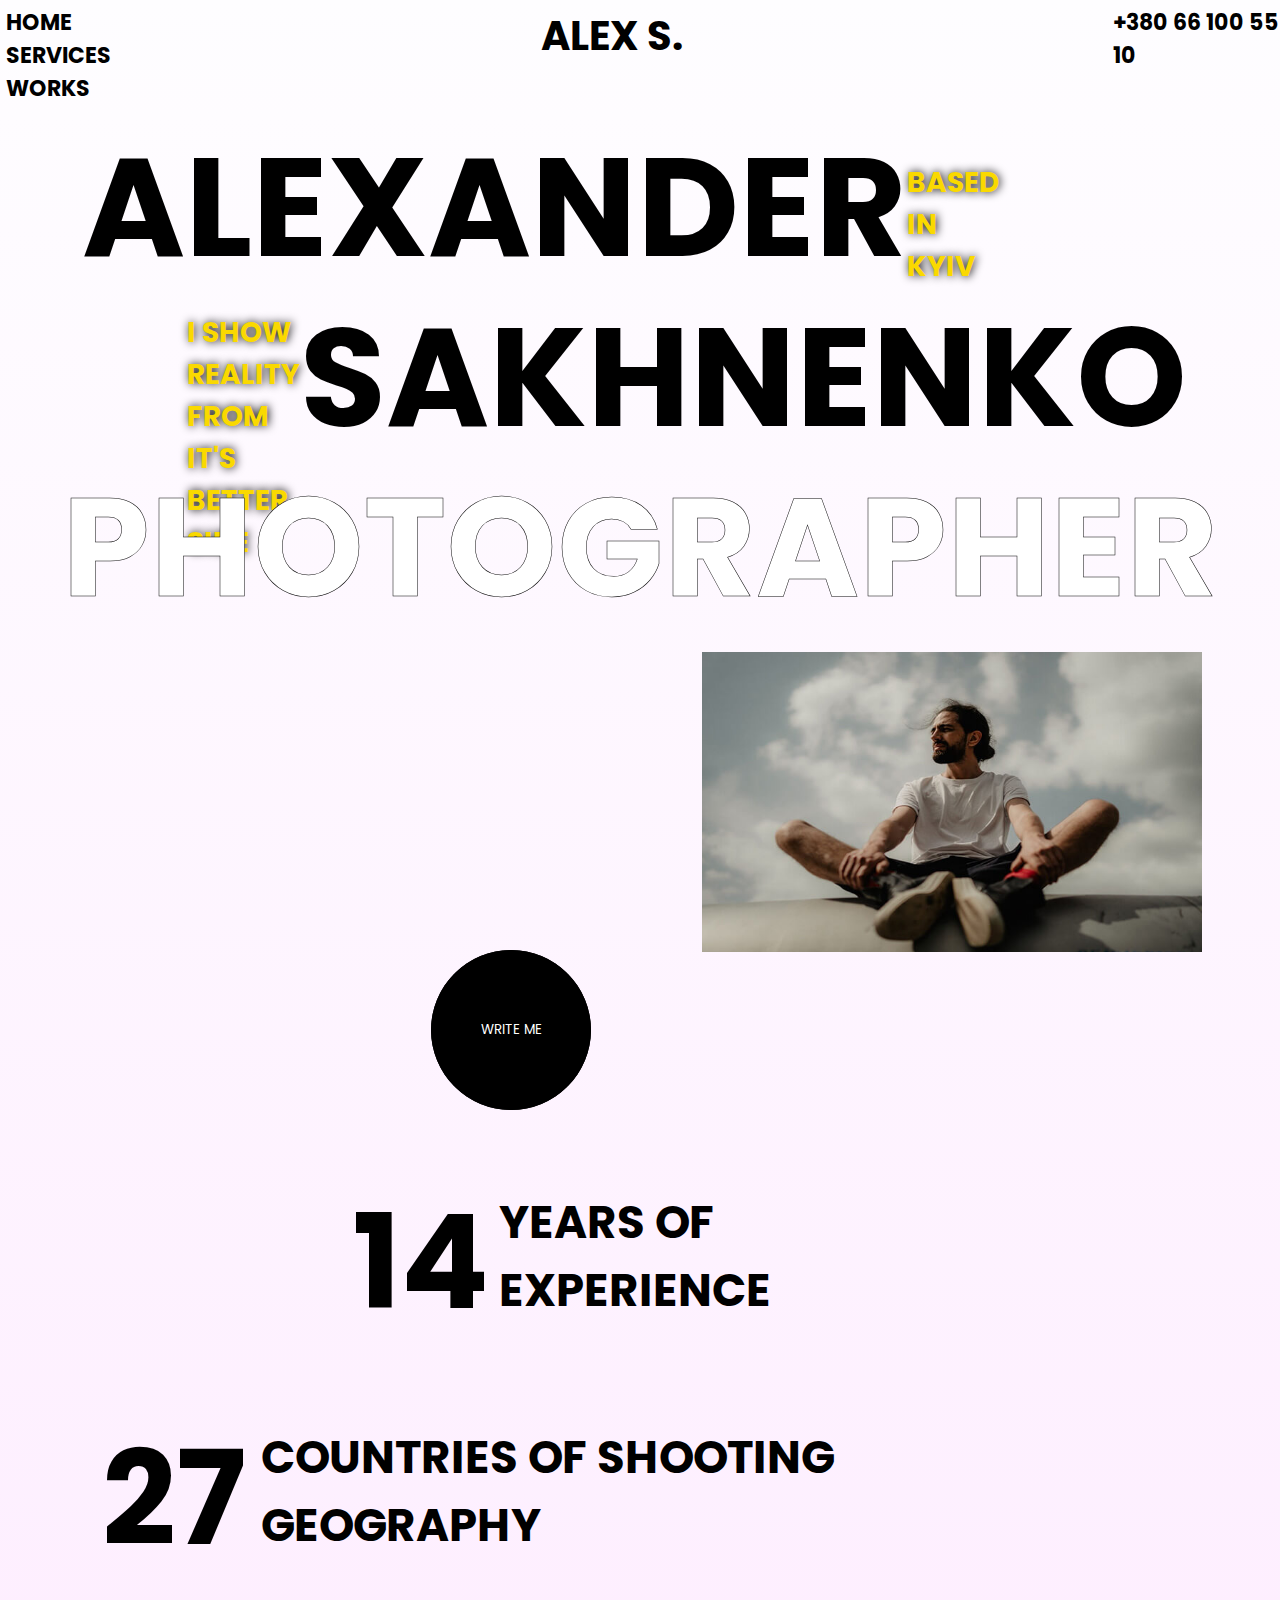
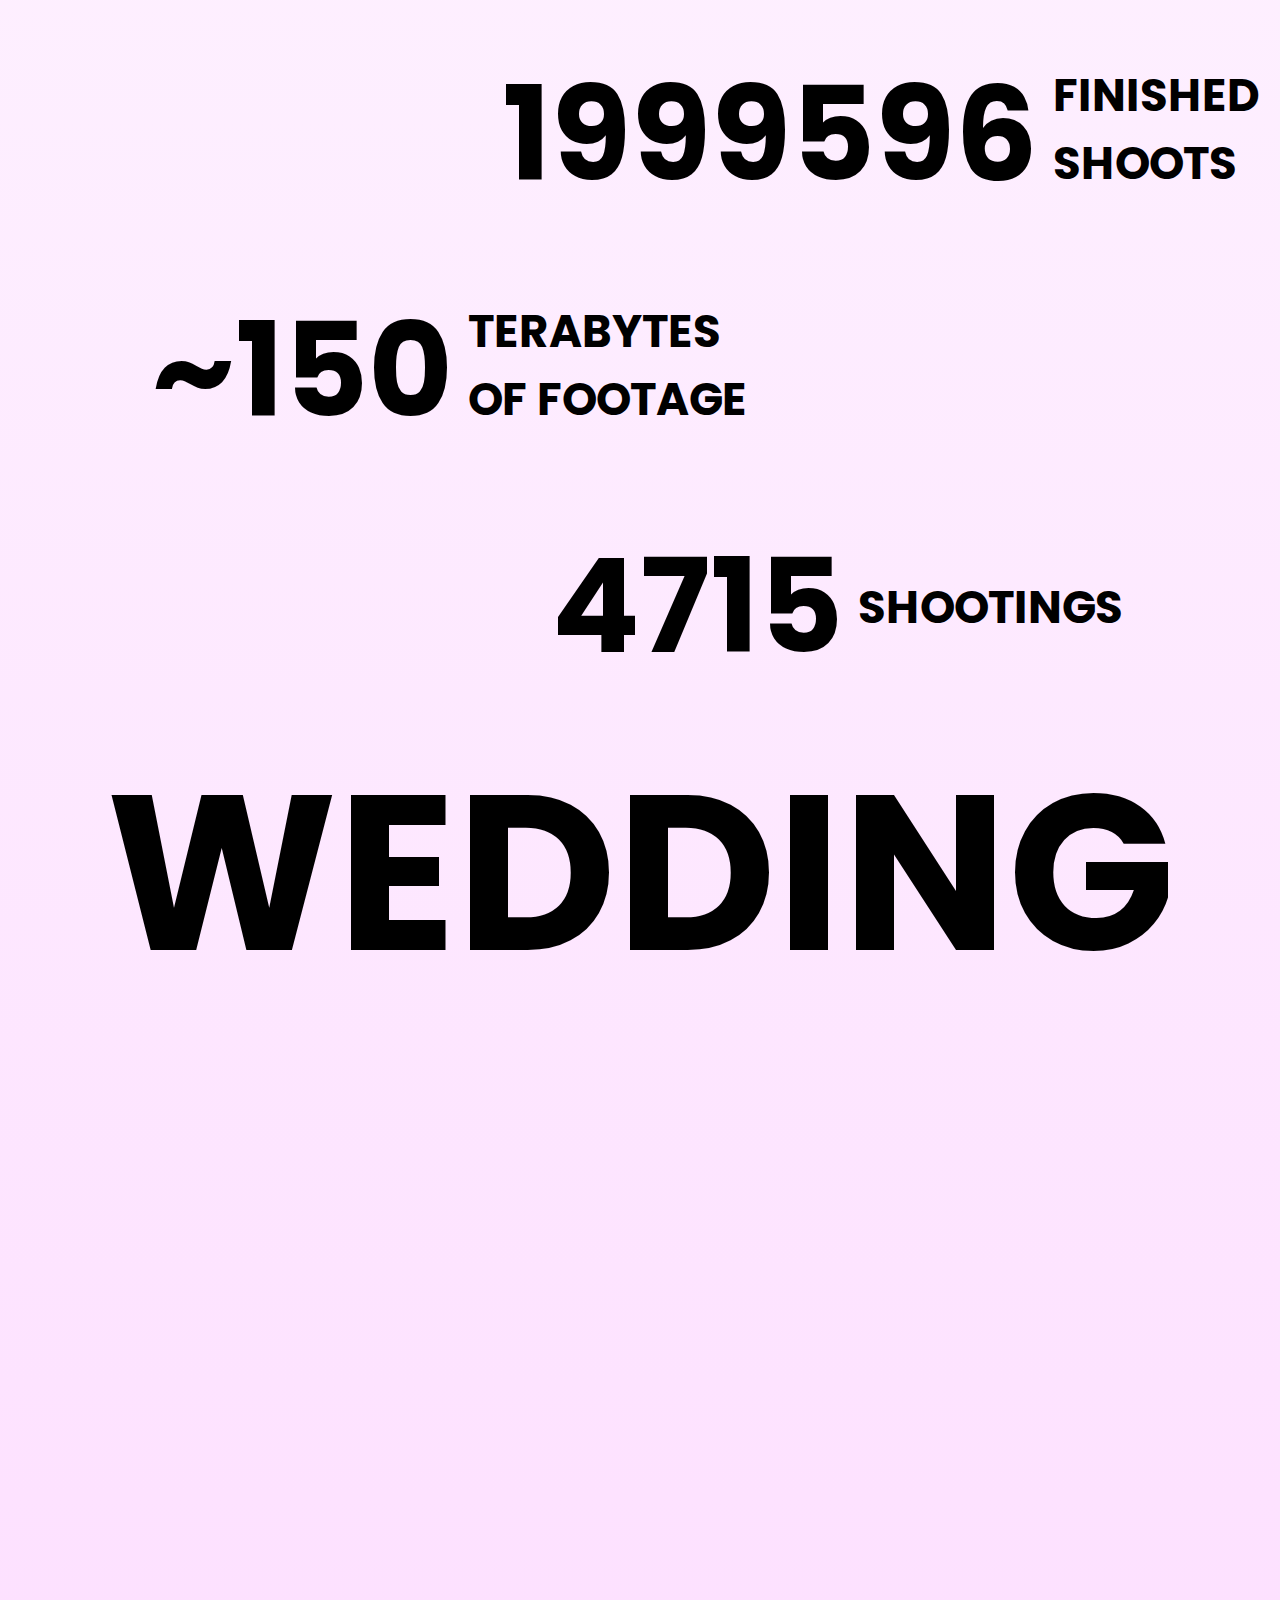
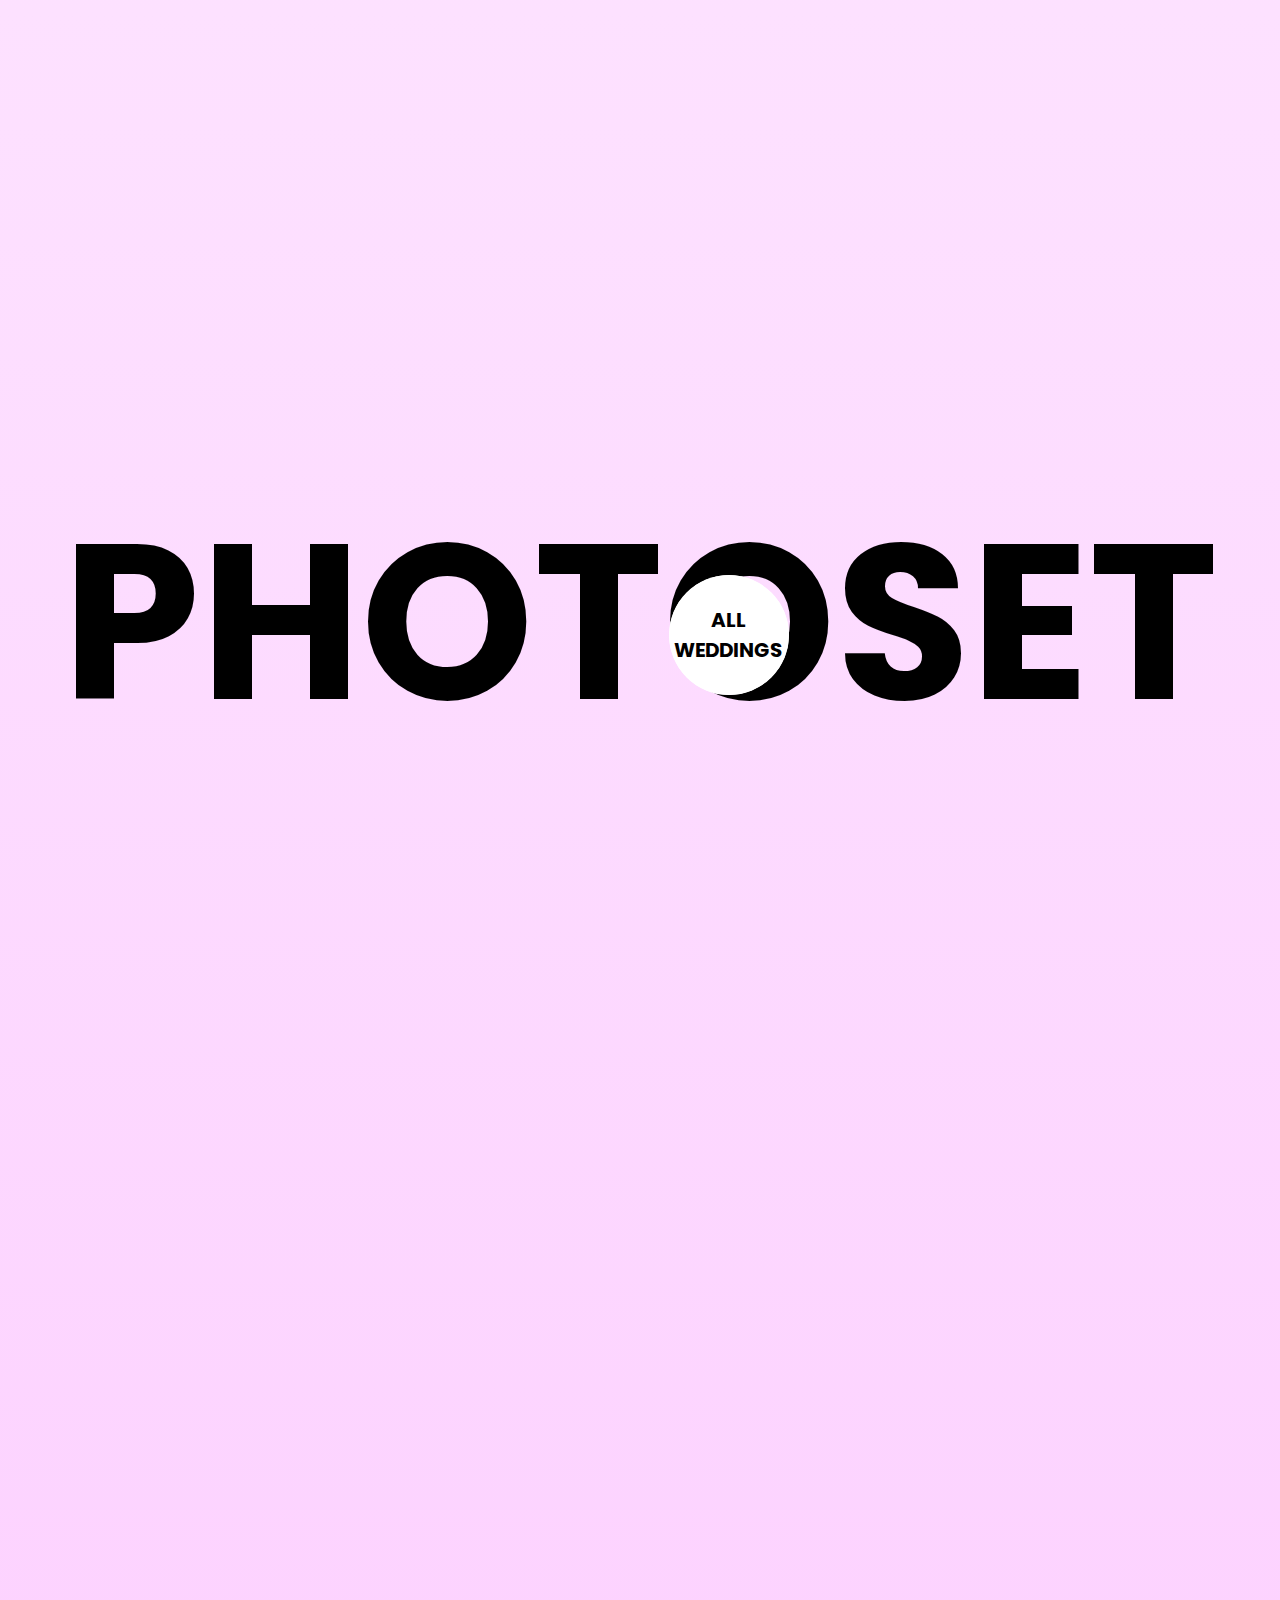
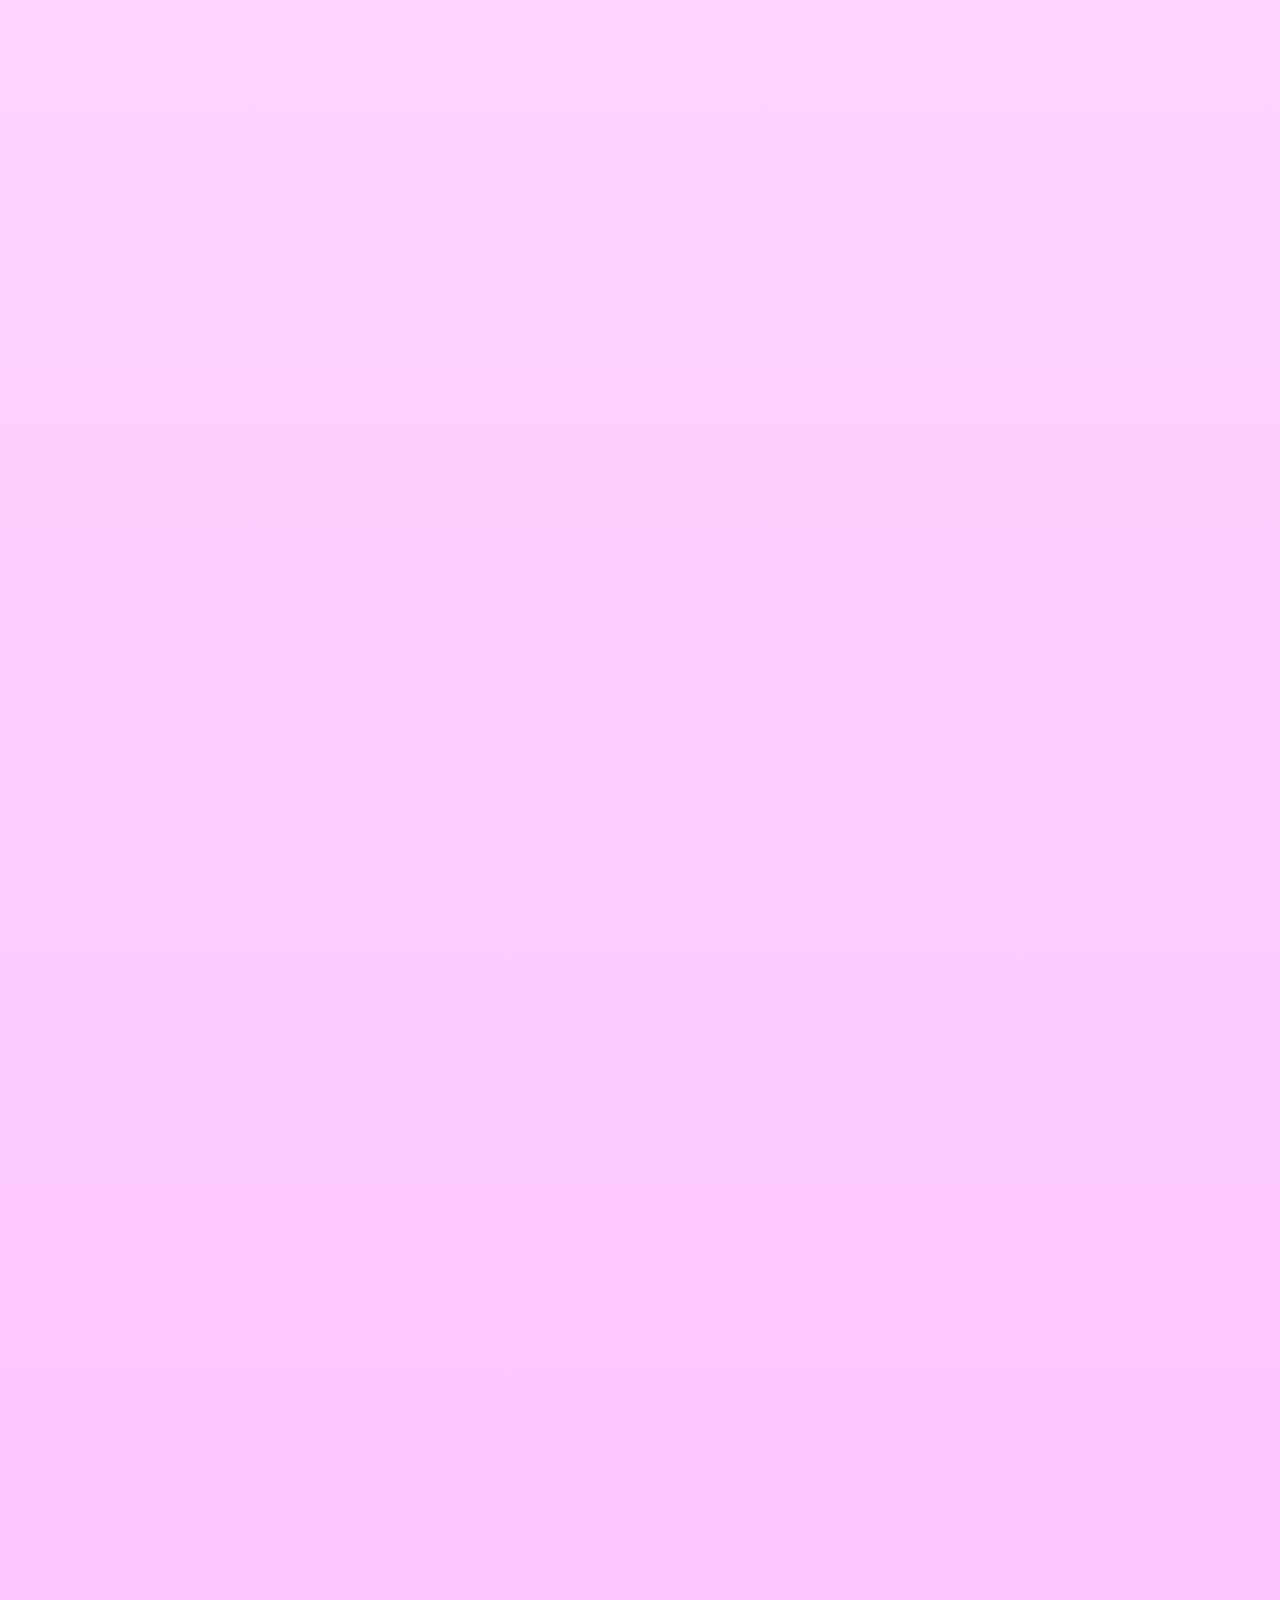
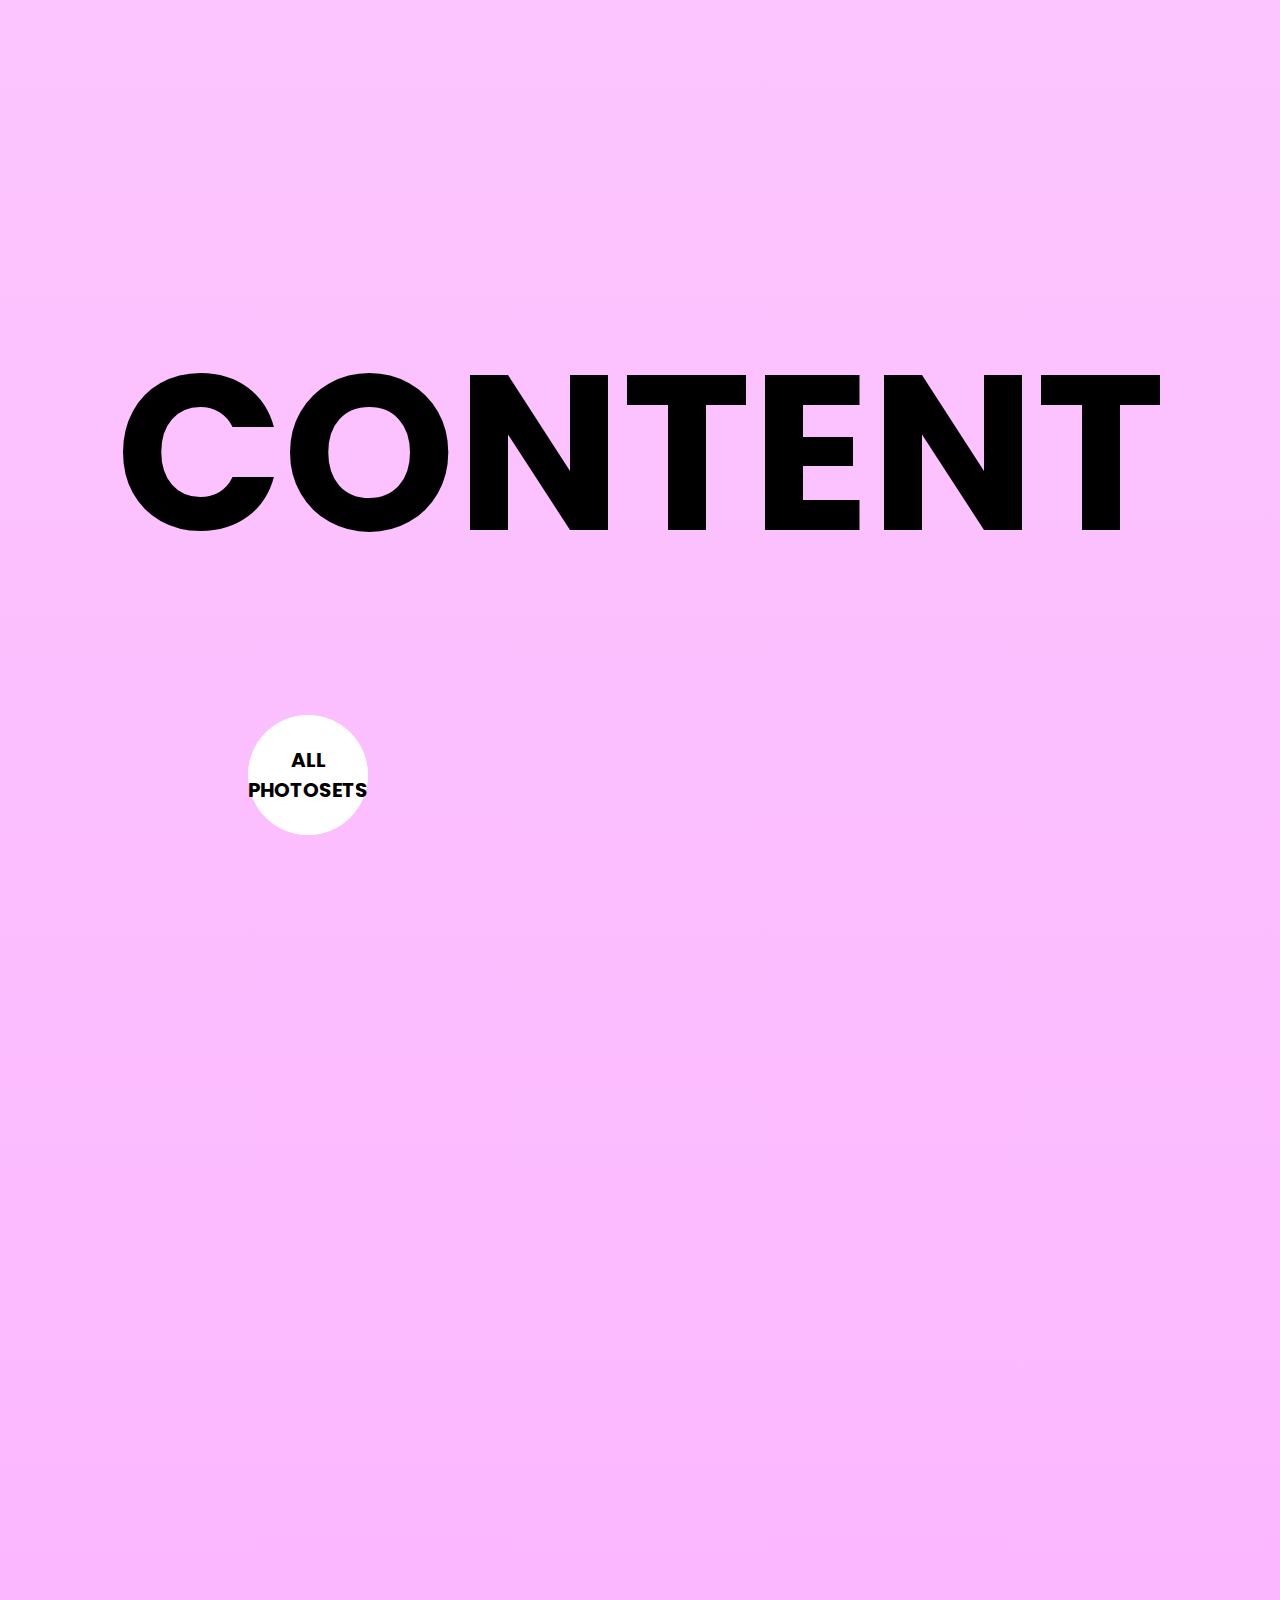
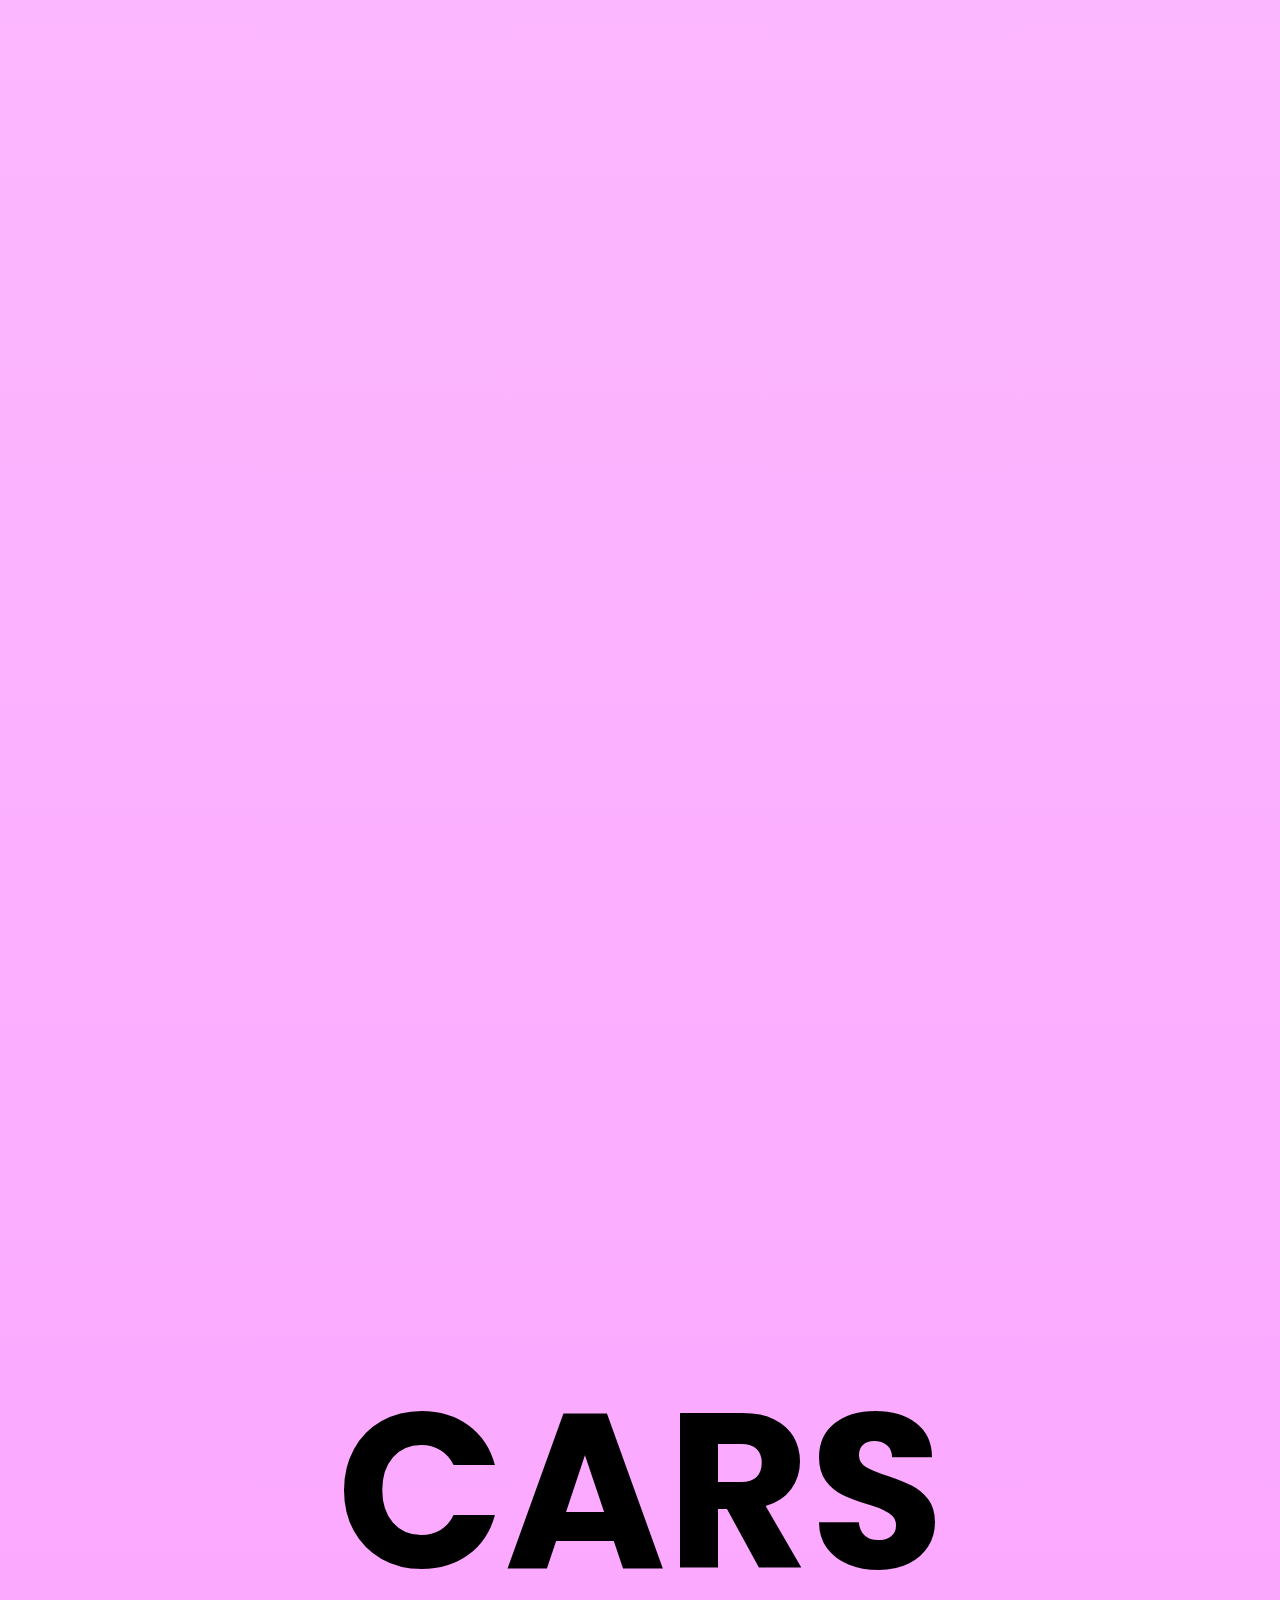
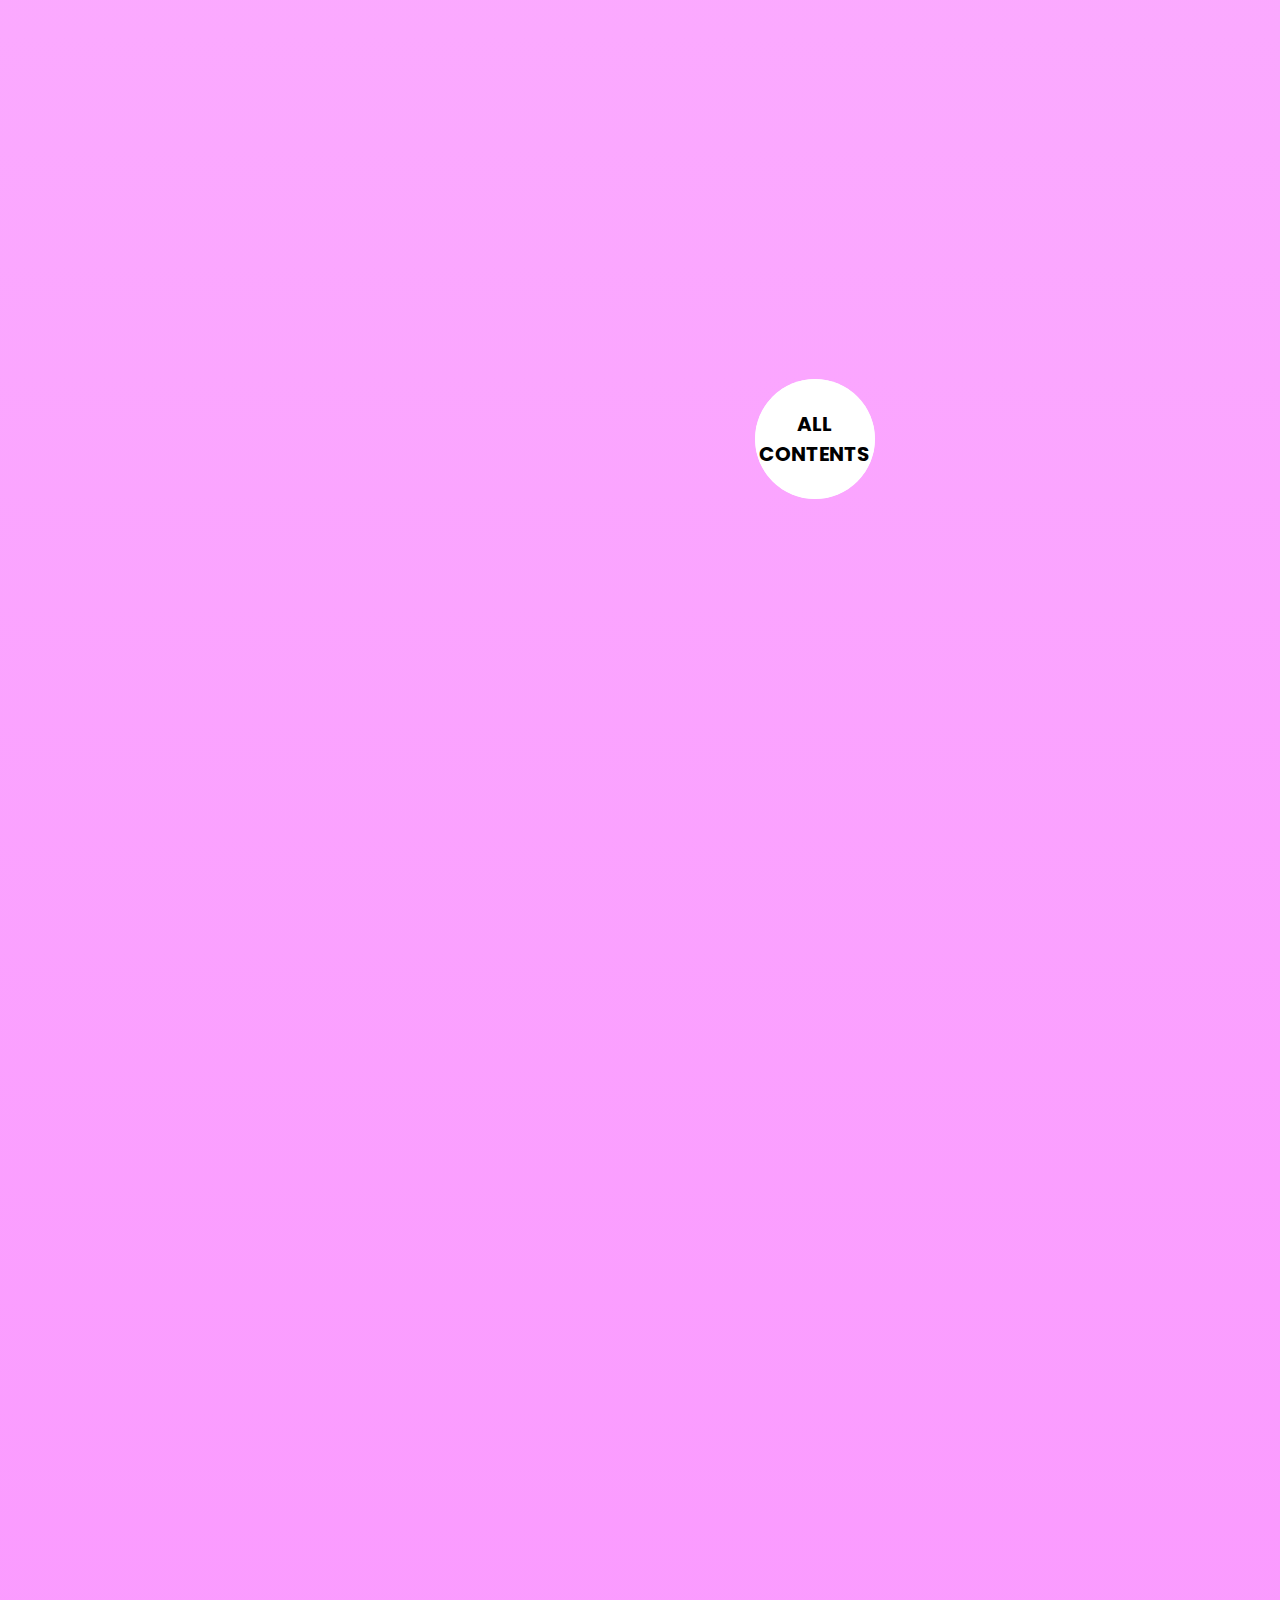
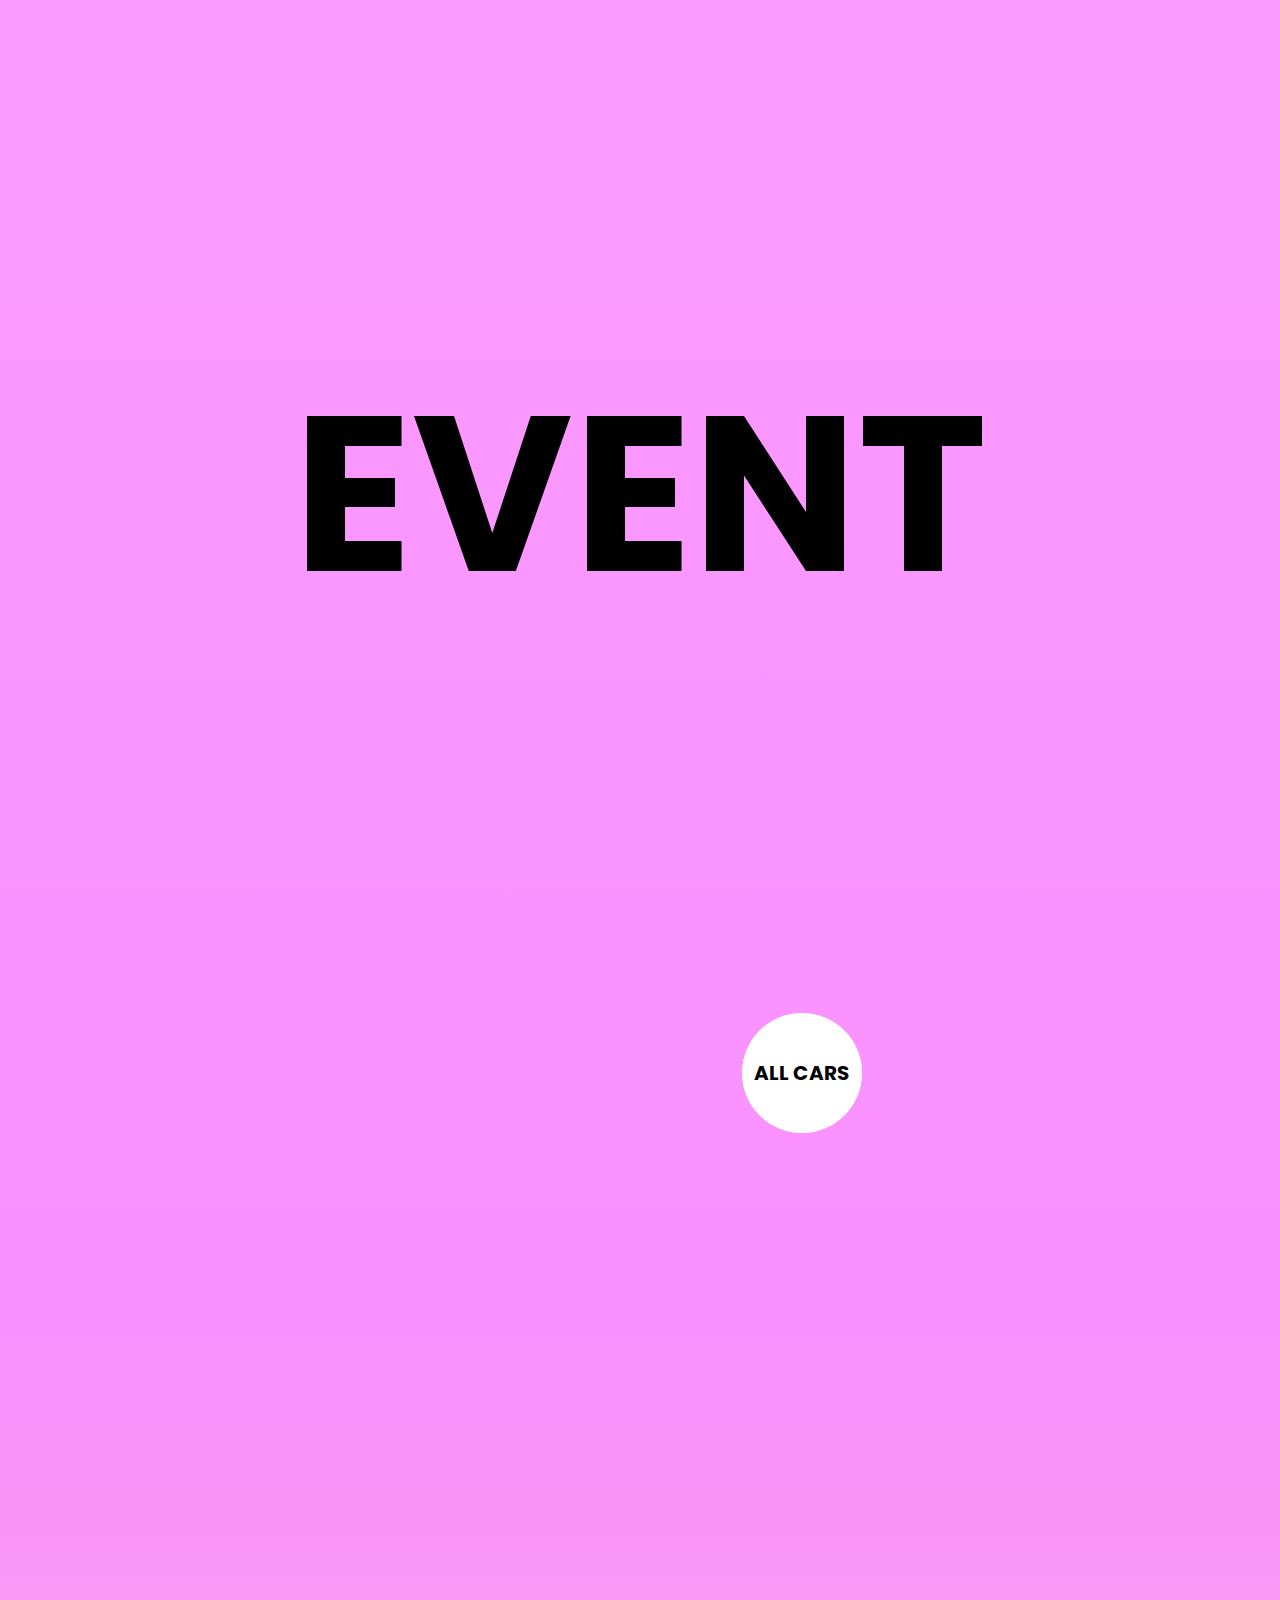
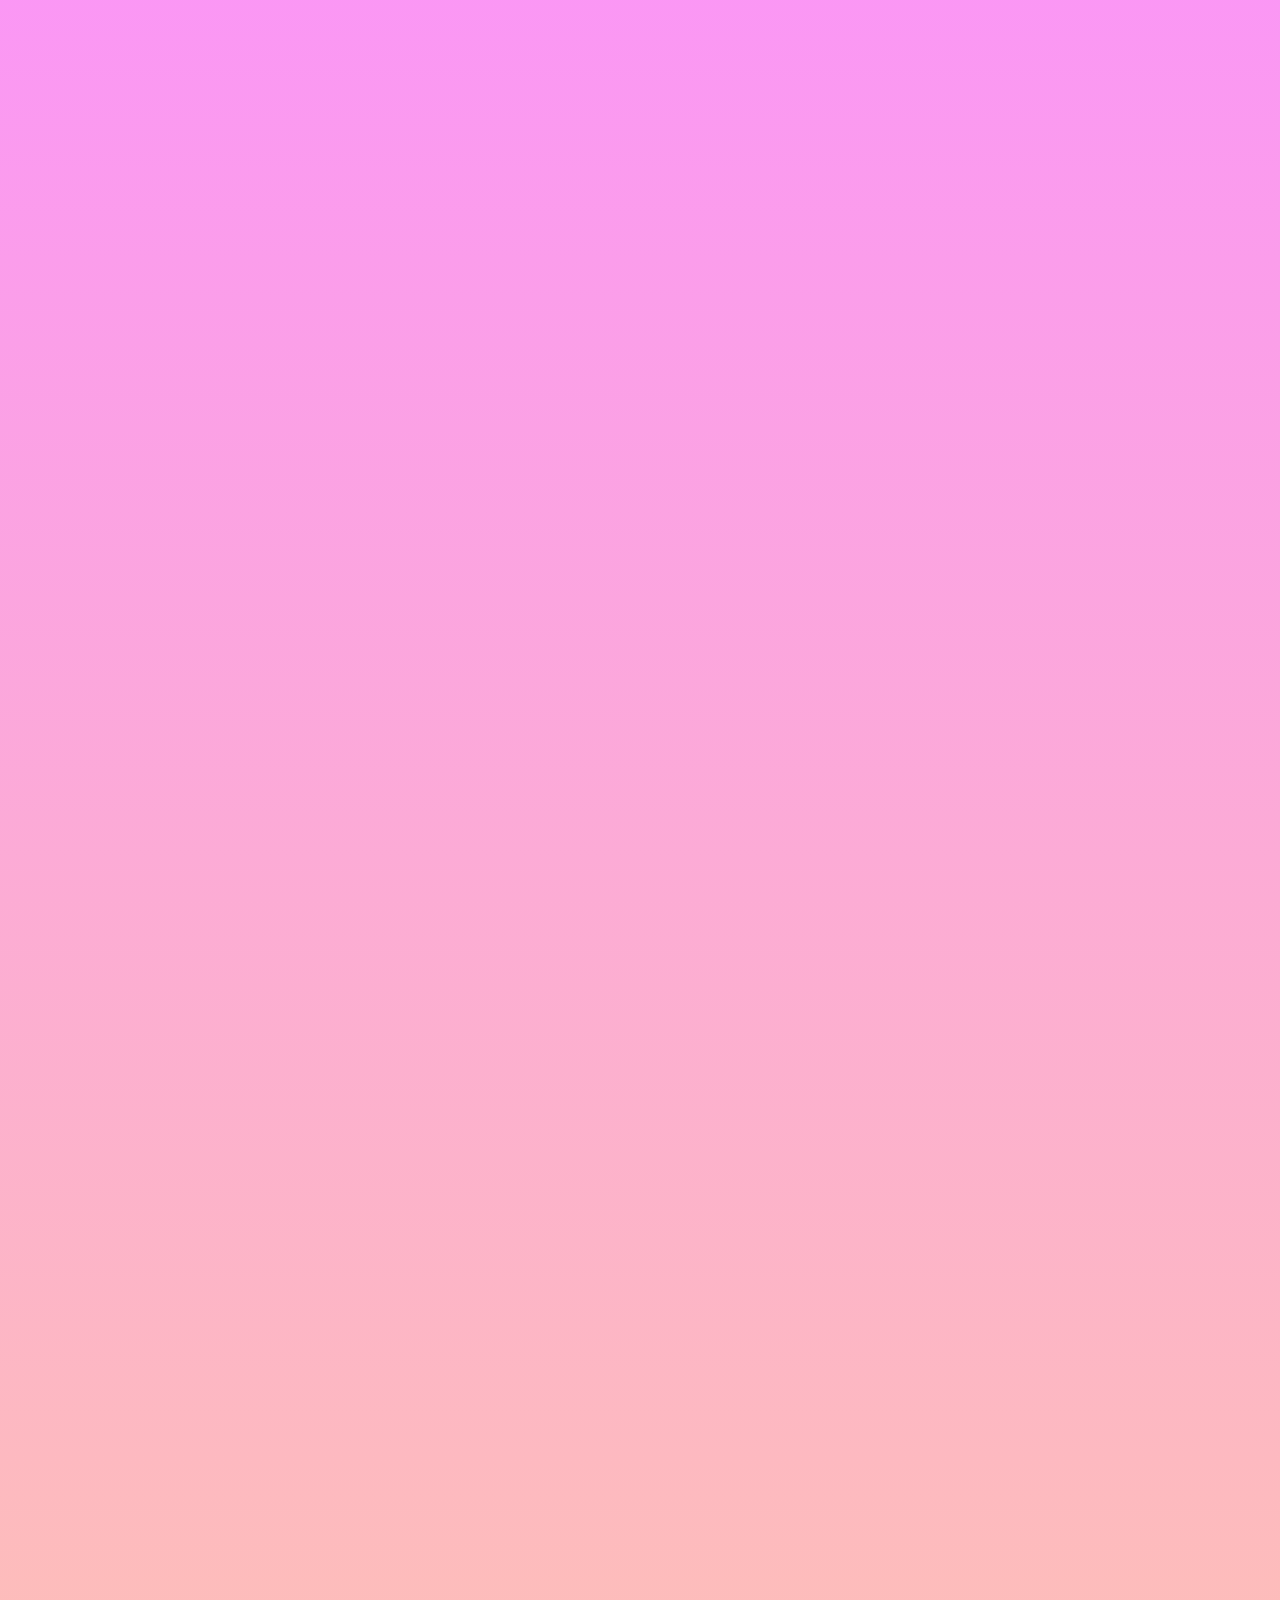
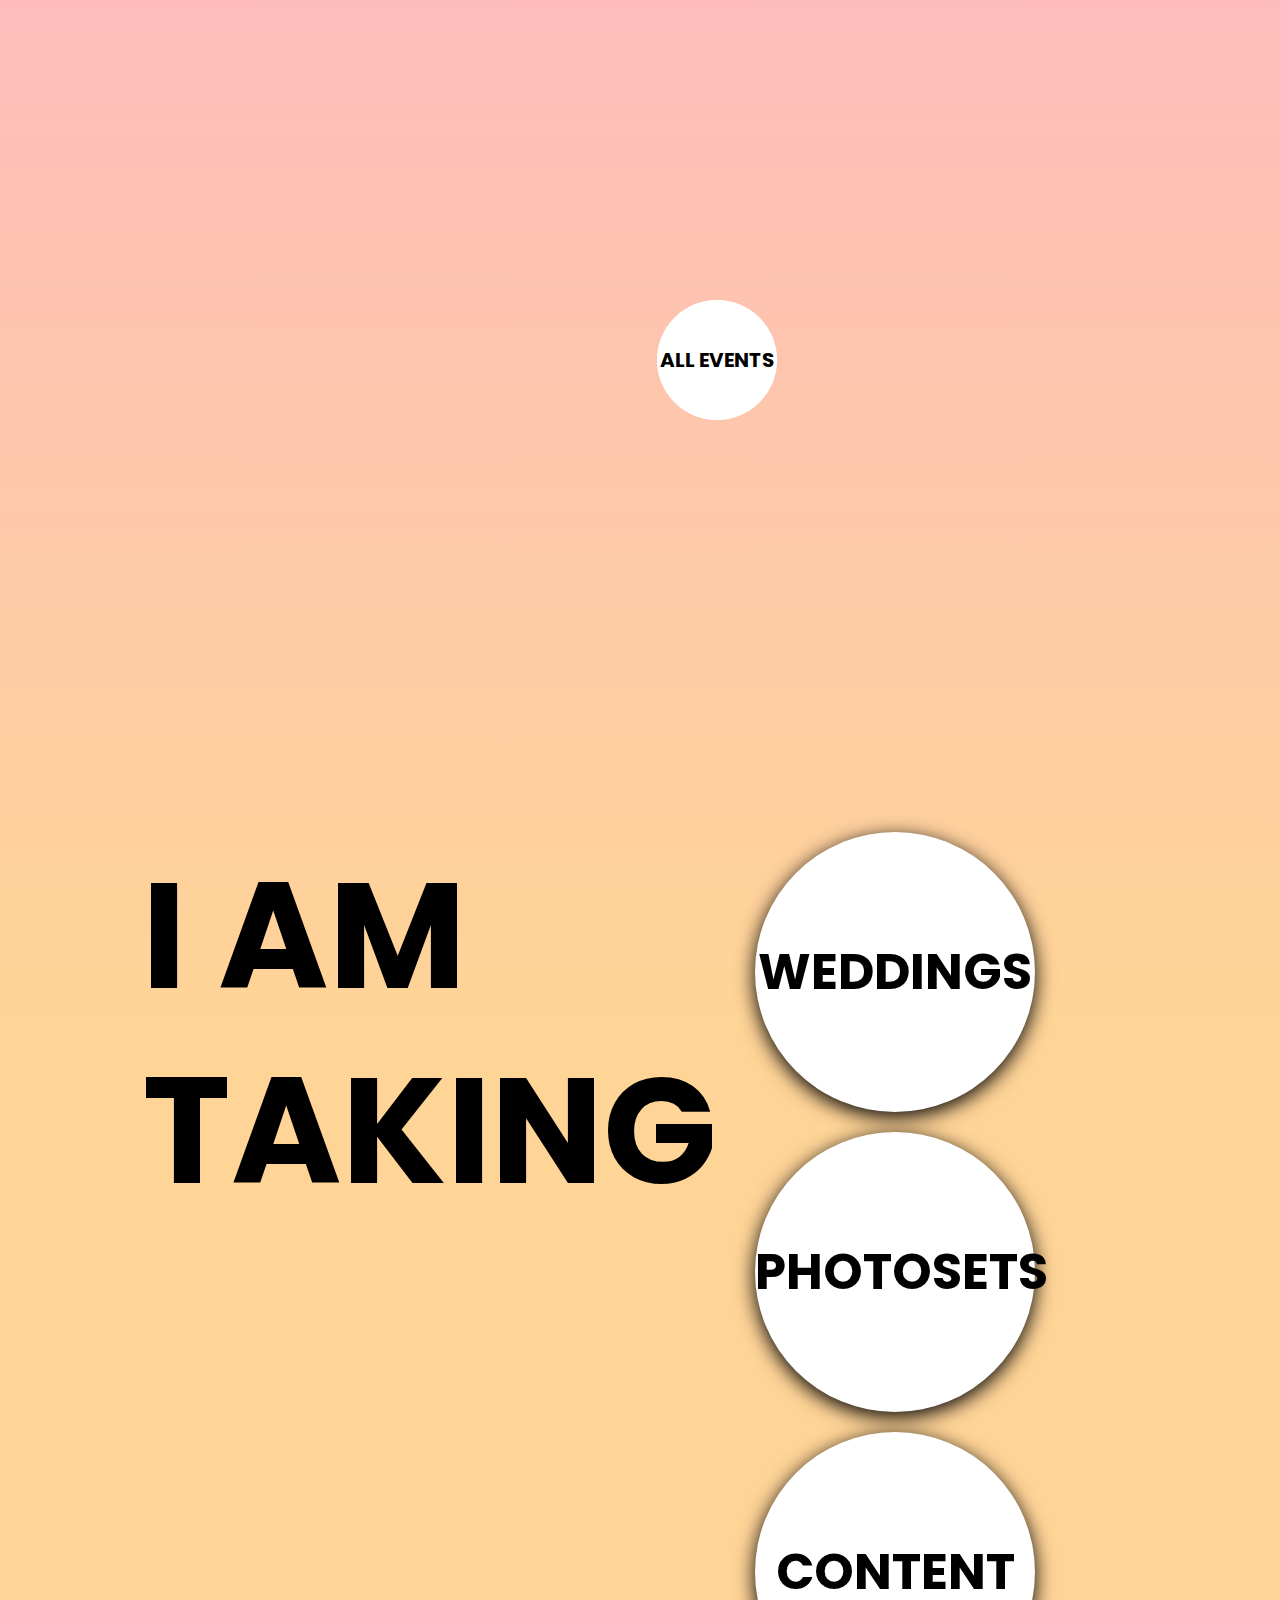
<file: index.html>
<!DOCTYPE html>
<html lang="en">
<head>
    <meta charset="UTF-8">
    <title>Final</title>
    <link rel="stylesheet" href="style.css">
</head>
<body>
    <div class="nav">
        <label id="burger" for="toggle">&#9776;</label>
    </div>
    <input type="checkbox" id="toggle">
    <div class = "head">
         <ul class="topmenu">
              <li><a href="index.html">HOME</a></li>
             <li><a href="services.html">SERVICES</a></li>
    <li><a href="" class="down">WORKS</a>
      <ul class="submenu">
        <li><a href="weddings.html">WEDDINGS</a></li>
        <li><a href="photosets.html">PHOTOSETS</a></li>
        <li><a href="content.html">CONTENT</a></li>
        <li><a href="cars.html">CARS</a></li>
        <li><a href="events.html">EVENTS</a></li>
      </ul>
    </li>
   </ul>
       <h1>ALEX S.</h1>
      <h3>+380 66 100 55 <br> 10</h3>
  </div>
  <div class = "text">
  <div class = "text1">
    <h1 id="first">ALEXANDER</h1> 
    <h5>BASED <br> IN KYIV</h5>
</div>
<div class = "text2">
    <h5>I SHOW REALITY FROM IT'S BETTER SIDE</h5>
    <h1 id="second">SAKHNENKO</h1>
  </div>
  <div class = "text3">
    <h1 id="third">PHOTOGRAPHER</h1>
    <img id="pic" src="author.jpg" alt="ariana">
      <div style="position: relative; margin-left: 50%; margin-right: 50%;margin-top: 200px">
          <button class="pulse-button">
              <span class="pulse-button-text">WRITE ME</span>
              <span class="pulse-button-ring"></span>
          </button>
      </div>
  </div>
</div>
<div class = "new">
    <div class="first">
    <h1 id="number" data-max="15">14</h1>
    <h2>YEARS OF <br> EXPERIENCE</h2>
    </div>
    <div class="second">
    <h1>27</h1>
    <h2>COUNTRIES OF SHOOTING <br> GEOGRAPHY</h2>
</div>
<div class="third">
    <h1 id="number1" data-max="2000000">1999596</h1>
    <h2>FINISHED <br> SHOOTS<br></h2>
</div>
<div class="fourth">
    <h1>~150</h1>
    <h2>TERABYTES <br> OF FOOTAGE<br></h2>
</div>
<div class="fifth">
    <h1 id="number2" data-max="5000">4715</h1>
    <h2>SHOOTINGS</h2>
</div>
</div>
<div class="new1">
    <h1 id="wed"> WEDDING</h1>
</div>
<!--шаблоны картинок-->
    <div class="grid-container-1">
        <div class="item-1-1"></div>
        <div class="item-1-2">
            <!--        <img id="img1" src="Aisaka_Taiga.jpg" width="836" height="544">-->
            <div class="over">
                <div class="title">TARAS & ANGELINA
                    <p class="des">WEDDING</p>
                </div>
            </div>
        </div>
        <div class="item-1-3"></div>
        <div class="item-1-4">
            <!--        <img src="Aisaka_Taiga.jpg" width="530" height="315">-->
            <div class="over">
                <div class="title">ROMA & NASTYA
                    <p class="des">WEDDING</p>
                </div>
            </div>
        </div>
        <div class="item-1-5">
            <!--        <img src="Aisaka_Taiga.jpg" width="530" height="315">-->
            <div class="over">
                <div class="title">SHADI & ANIA
                    <p class="des">WEDDING</p>
                </div>
            </div>
        </div>
        <div class="item-1-6"></div>
        <div class="item-1-7">
            <div style="position: relative; margin-right: 70px;margin-top: 350px">
<button class="pulse-button-ph"><a href="weddings.html">
<span class="pulse-button-text-ph">ALL WEDDINGS</span>
<span class="pulse-button-ring-ph"></span>
</a></button>
</div>
            <!--        <img src="Aisaka_Taiga.jpg" width="640" height="360" style="">-->
            <div class="over">
                <div class="title">DIMA & DANA
                    <p class="des">WEDDING</p>
                </div>
            </div>
        </div>
        <div class="item-1-8"></div>
    </div>
<div class="new1">
    <h1 id="photo">PHOTOSET</h1>
</div>
    <div class="grid-container2">
        <div class="item-2-1">
            <div class="over">
                <div class="title">SASHA & TASIA
                    <p class="des">LOVE STORY</p>
                </div>
            </div>
        </div>
        <div class="item-2-2"></div>
        <div class="item-2-3">
            <div class="over">
                <div class="title">NASTIA
                    <p class="des">PHOTOSET</p>
                </div>
            </div>
        </div>
        <div class="item-2-4"></div>
        <div class="item-2-5">
            <div class="over">
                <div class="title">LUKASH FAMILY
                    <p class="des">PREGNANCY</p>
                </div>
            </div>
        </div>
        <div class="item-2-6"></div>
        <div class="item-2-7">
            <div class="over">
                <div class="title">ALEKSEY
                    <p class="des">PHOTOSET</p>
                </div>
            </div>
        </div>
        <div class="item-2-8">
            <div class="over">
                <div class="title">YASIA
                    <p class="des">PHOTOSET</p>
                </div>
            </div>
        </div>
        <div class="item-2-9">
            <div class="over">
                <div class="title">MARINA
                    <p class="des">PHOTOSET</p>
                </div>
            </div>
        </div>
        <div class="item-2-10"></div>
        <div style="position: relative; padding-left: 250px;margin-top: 15px">
<button class="pulse-button-ph"><a href="photosets.html">
<span class="pulse-button-text-ph">ALL PHOTOSETS</span>
<span class="pulse-button-ring-ph"></span>
</a></button>
</div>
</div>
    <div class="new1">
        <h1 id="content">CONTENT</h1>
    </div>
    <div class="grid-container-3">
        <div class="item-3-1"></div>
        <div class="item-3-2">
            <div class="over">
                <div class="title">ANNA RIZATDINOVA FOR UNDER ARMOUR
                    <p class="des">CONTENT</p>
                </div>
            </div>
        </div>
        <div class="item-3-3"></div>
        <div class="item-3-4"></div>
        <div class="item-3-5">
            <div class="over">
                <div class="title">BUKOVEL CARTEL
                    <p class="des">CONTENT</p>
                </div>
            </div>
        </div>
        <div class="item-3-6"></div>
        <div class="item-3-7">
            <div class="over">
                <div class="title">IVAN PEKLIN FOR BENTLEY
                    <p class="des">CONTENT</p>
                </div>
            </div>
        </div>
        <div class="item-3-8"></div>
        <div class="item-3-9">
            <div>
<button class="pulse-button-ph"><a href="content.html">
<span class="pulse-button-text-ph">ALL CONTENTS</span>
<span class="pulse-button-ring-ph"></span>
</a></button>
</div>
            <div class="over">
                <div class="title">SACO
                    <p class="des">CONTENT</p>
                </div>
            </div>
        </div>
        <div class="item-3-10">
            <div class="over">
                <div class="title">BENTLEY+ISAIA
                    <p class="des">CONTENT</p>
                </div>
            </div>
        </div>
        <div class="item-3-11"></div>
    </div>

    <div class="new1">
        <h1 id="cars">CARS</h1>
    </div>

    <div class="grid-container-4">
        <div class="item-4-1">
            <div class="over">
                <div class="title">BENTAYGA GREEN
                    <p class="des">CARS</p>
                </div>
            </div>
        </div>
        <div class="item-4-2"></div>
        <div class="item-4-3"></div>
        <div class="item-4-4">
            <div class="over">
                <div class="title">WINNER + DYNAMO
                    <p class="des">CARS</p>
                </div>
            </div>
        </div>
        <div class="item-4-5"></div>
        <div class="item-4-6">
            <div class="over">
                <div class="title">BENTLEY
                    <p class="des">CARS</p>
                </div>
            </div>
        </div>
        <div class="item-4-7">
            <div class="over">
                <div class="title">NEW DEFENDER
                    <p class="des">CARS</p>
                </div>
            </div>
        </div>
        <div class="item-4-8"></div>
        <div class="item-4-9">
            <div style="position: relative; margin-top: 300px">
<button class="pulse-button-ph"><a href="cars.html">
<span class="pulse-button-text-ph">ALL CARS</span>
<span class="pulse-button-ring-ph"></span>
</a></button>
</div>
            <div class="over">
                <div class="title">PORSCHE TAYCAN
                    <p class="des">CARS</p>
                </div>
            </div>
        </div>
        <div class="item-4-10"></div>
    </div>

    <div class="new1">
        <h1 id="event">EVENT</h1>
    </div>

    <div class="grid-container-5">
        <div class="item-5-1">
            <div class="over">
                <div class="title">ROZHDEN
                    <p class="des">МАРКЕТИНГ ВИДЕО</p>
                </div>
            </div>
        </div>
        <div class="item-5-2"></div>
        <div class="item-5-3">
            <div class="over">
                <div class="title">ROZHDEN
                    <p class="des">МАРКЕТИНГ ВИДЕО</p>
                </div>
            </div>
        </div>
        <div class="item-5-4">
            <div class="over">
                <div class="title">ROZHDEN
                    <p class="des">МАРКЕТИНГ ВИДЕО</p>
                </div>
            </div>
        </div>
        <div class="item-5-5"></div>
        <div class="item-5-6">
            <div class="over">
                <div class="title">ROZHDEN
                    <p class="des">МАРКЕТИНГ ВИДЕО</p>
                </div>
            </div>
        </div>
        <div class="item-5-7"></div>
        <div class="item-5-8">
             <div style="position: relative; margin-top: 200px">
<button class="pulse-button-ph"><a href="events.html">
<span class="pulse-button-text-ph">ALL EVENTS</span>
<span class="pulse-button-ring-ph"></span>
</a></button>
</div>
            <div class="over">
                <div class="title">ROZHDEN
                    <p class="des">МАРКЕТИНГ ВИДЕО</p>
                </div>
            </div>
        </div>
        <div class="item-5-9"></div>
    </div>

<div class = "smth">
    <div class = "text">
    <h1> I AM </h1>
    <h1>TAKING</h1>
</div>
<div class="container" id="btns">
    <div class="btn">
        <h1> I AM TAKING </h1>

      <button id="btn1"><a href="weddings.html">WEDDINGS</a></button>
      <button id="btn2"><a href="photosets.html">PHOTOSETS</a></button>
      <button id="btn3"><a href="content.html">CONTENT</a></button>
      <button id="btn4"><a href="cars.html">CARS</a></button>
      <button id="btn5"><a href="events.html">EVENTS</a></button>
    </div>
  </div>
</div>
  <div class="foot">
    <div class="textph">
     <img src="alex.jpg">
    <h1>+38 066 100 55 10</h1>
 <!--здесь нужно добавить конпки пульсирующие и ещё анимацию-->
</div>
<div class="texttt">
    <h1>SHPRO1@GMAIL.COM</h1>
    <ul>
    <li><a href="services.html">SERVICES</a></li>
    <li><a href="weddings.html">WEDDING</a></li>
    <li><a href='photosets.html'>PHOTOSET</a></li>
    <li><a href='content.html'>CONTENT</a></li>
    <li><a href='cars.html'>CAR</a></li>
    <li><a href='events.html'>EVENT</a></li>
   </ul>
    </div>
  </div>
</div>




<!--пока оставлю так, кнопка готова, но надо доработать-->
<!--<div style="position: relative; margin-left: 50%; margin-right: 50%;margin-top: 200px">-->
<!--    <button class="pulse-button">-->
<!--        <span class="pulse-button-text">WRITE ME</span>-->
<!--        <span class="pulse-button-ring"></span>-->
<!--    </button>-->
<!--</div>-->

</body>
<script type="text/javascript" src="script.js"></script>
</html>
</file>
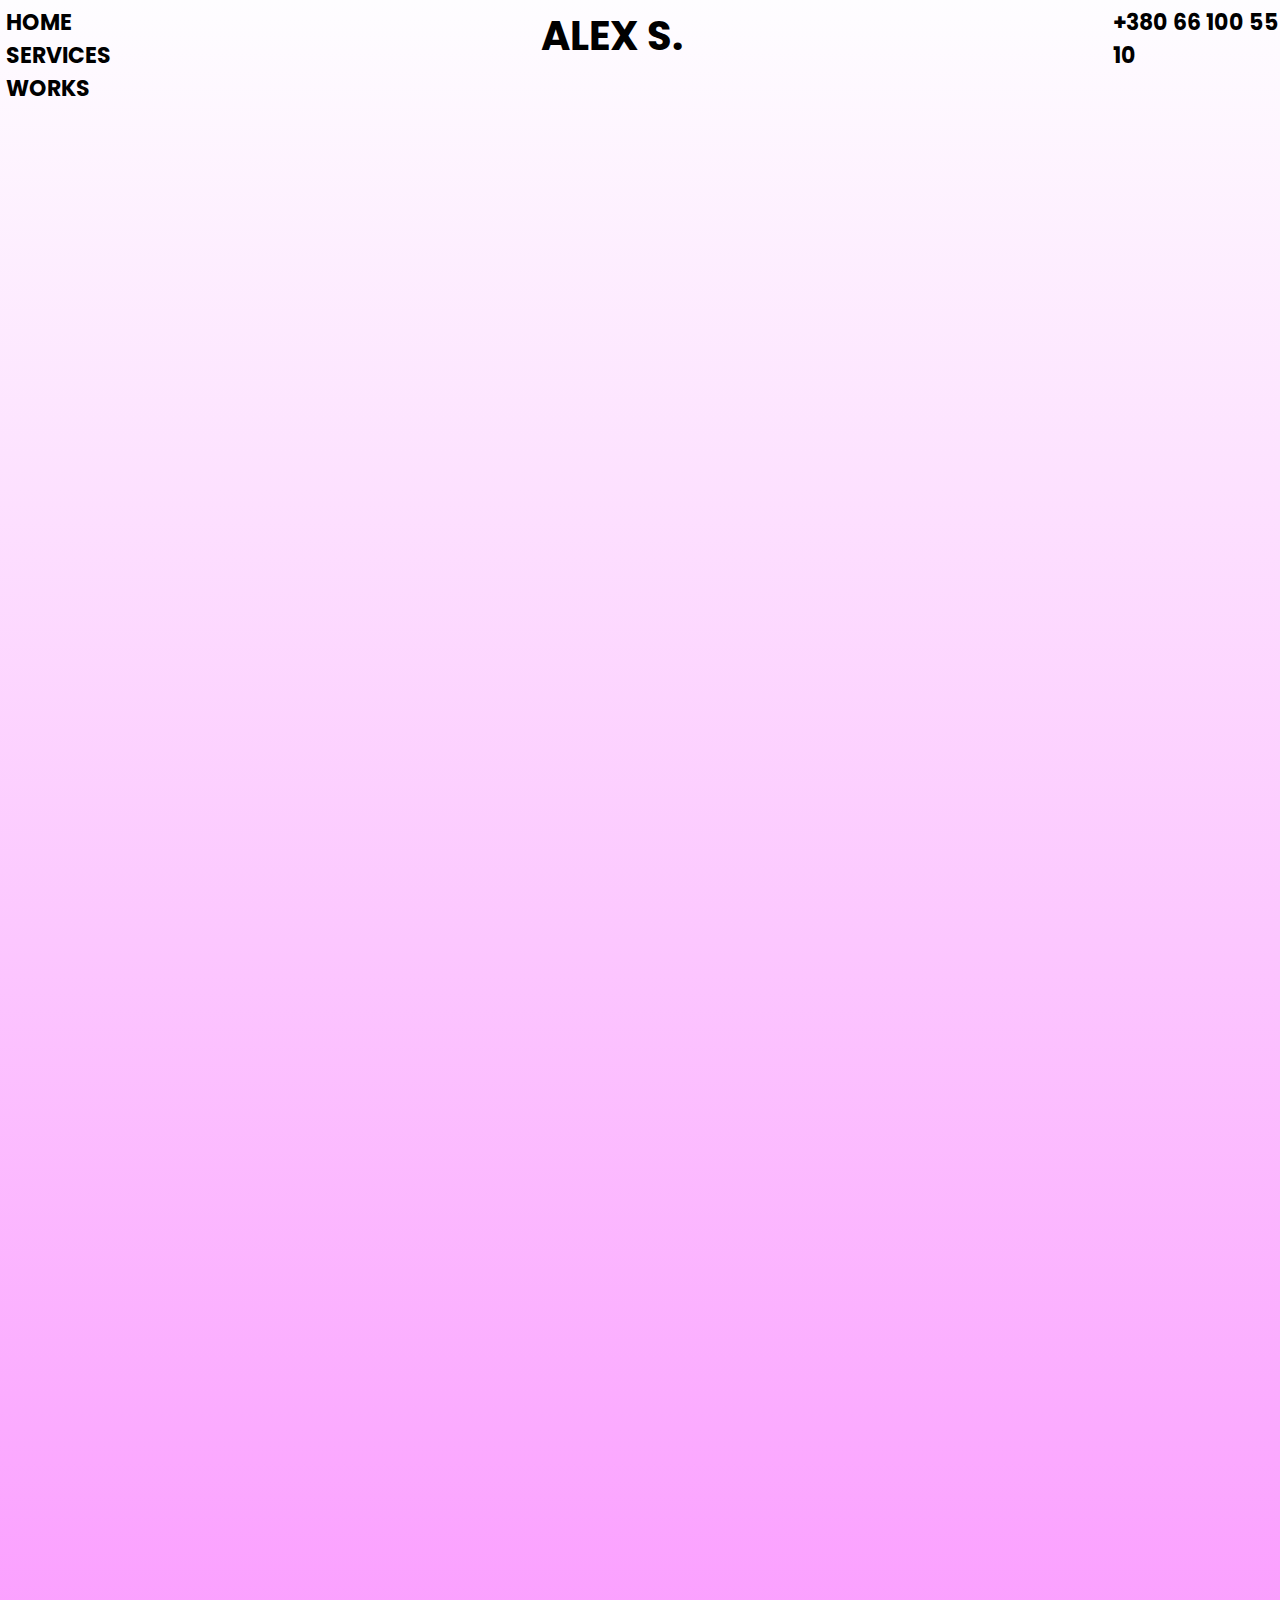
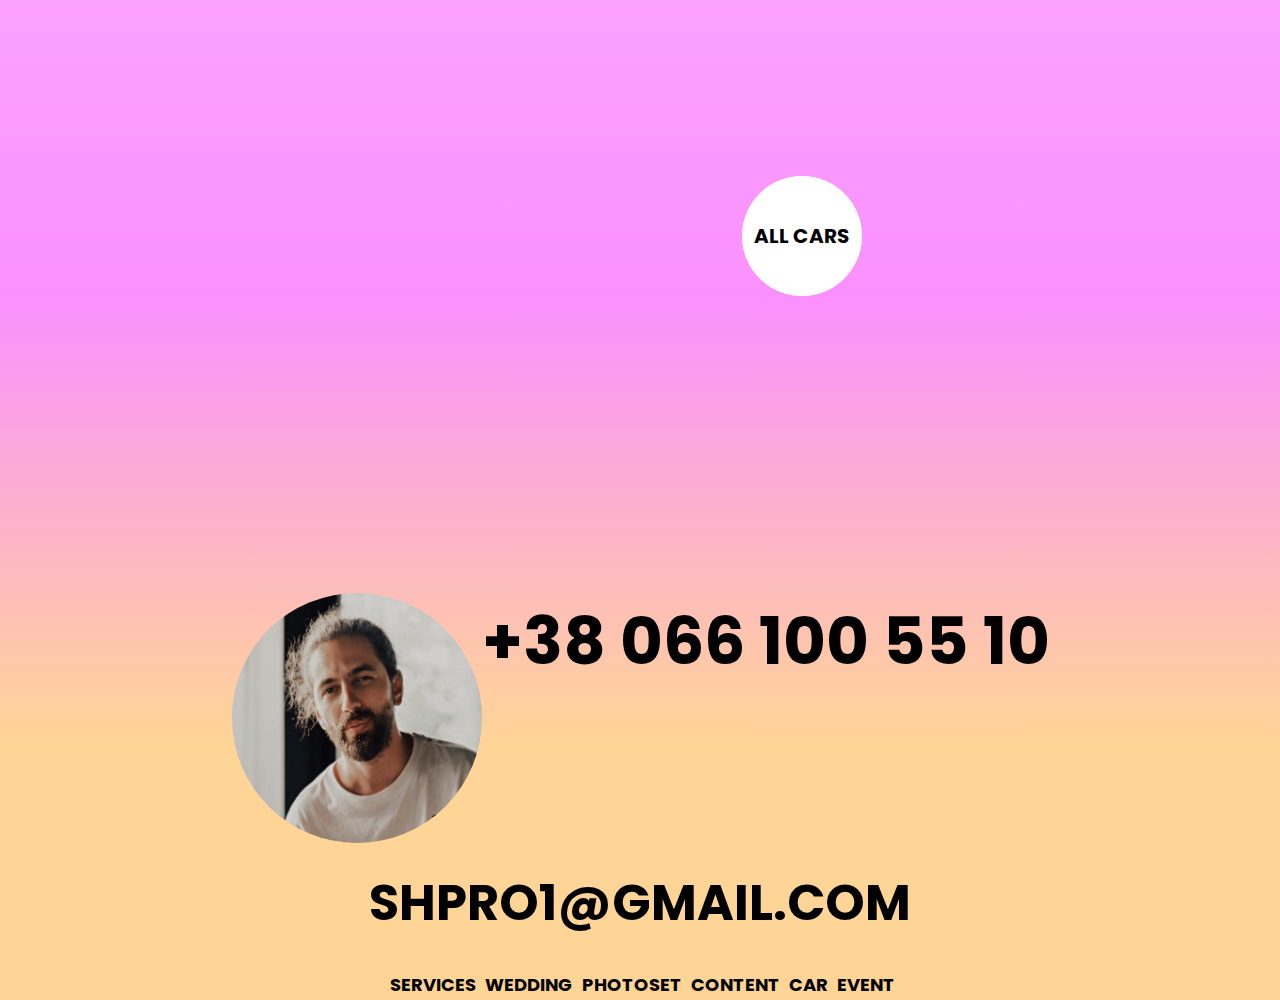
<file: cars.html>
<!DOCTYPE html>
<html lang="en">
<head>
    <meta charset="UTF-8">
    <title>Final</title>
    <link href="https://fonts.googleapis.com/css2?family=Poppins&display=swap" rel="stylesheet">
    <link href="style.css" rel="stylesheet">
 <style>
     *{
        animation: hey 0.8s;
    font-family: 'Poppins', sans-serif;
    margin: 0; padding: 0;
    text-decoration: none;
}
@keyframes hey{
            from{
            opacity: 0;
        }to{
            opacity: 1;
         }
        }

    .head{
    height: 90px;
    padding-top: 5px;
    box-sizing: border-box;
    display: flex;
    justify-content: space-between;
}
.head ul li{
    cursor: pointer;
    font-size: 22px;
    list-style: none;
    font-weight: bolder;
    color: black;
    text-decoration: none;
    padding-left: 5px;
}
.head ul li a{
    color: black;
    text-decoration: none;
}
.topmenu li a:hover { 
    color: black; 
}
.submenu {
  background: white;
  border: 2px solid #003559;
  position: absolute;
  left: 0;
  visibility: hidden;
  opacity: 0;
  z-index: 5;
  width: 150px;
  transform: perspective(600px) rotateX(-90deg);
  transform-origin: 0% 0%;
  transition: .6s ease-in-out;
}
.topmenu > li:hover .submenu{
  visibility: visible;
  opacity: 1;
  transform: perspective(600px) rotateX(0deg);
}
.submenu li a {
  color: black;
  font-size: 15px;
  line-height: 30px;
  padding: 0 25px;
  font-family: 'Poppins', serif;
}
.textph{
    box-sizing: border-box;
    display: flex;
}
.textph img{
    border-radius: 50%;
    width: 250px;
    height: 250px;
    margin-left: 230px;
}
.textph h1{
    font-size: 65px;
    text-align: center;
}
.texttt{
    text-align: center;
}
    .texttt h1{
        font-size: 50px;
        padding-top: 20px;
  text-align: center;
    }
    .texttt ul li{
         padding-top: 30px;
        display: inline-block;
        cursor: pointer;
    font-size: 18px;
    list-style: none;
    font-weight: bolder;
    color: black;
    text-decoration: none;
    padding-left: 5px;
    }
    .texttt ul li a{
        color: black;
    text-decoration: none;
    }

@media (max-width: 959px) {
    .textph{
    box-sizing: border-box;
    display: flex;
}
.textph img{
    border-radius: 50%;
    width: 150px;
    height: 150px;
    margin-left: 140px;
}
.textph h1{
    font-size: 40px;
    text-align: center;
}
    .texttt h1{
        font-size: 30px;
    }
    .texttt ul li{
    font-size: 17px;
    }
}
@media (max-width: 639px) {
    .textph{
    box-sizing: border-box;
    display: flex;
}
.textph img{
    width: 150px;
    height: 150px;
    margin-left: 30px;
}
.textph h1{
    font-size: 55px;
}
    .texttt h1{
        font-size: 30px;
    }
    .texttt ul li{
    font-size: 15px;
    }
    }
</style>
</head>
<body>
     <div class = "head">
         <ul class="topmenu">
              <li><a href="index.html">HOME</a></li>
             <li><a href="services.html">SERVICES</a></li>
    <li><a href="" class="down">WORKS</a>
      <ul class="submenu">
        <li><a href="weddings.html">WEDDINGS</a></li>
        <li><a href="photosets.html">PHOTOSETS</a></li>
        <li><a href="content.html">CONTENT</a></li>
        <li><a href="cars.html">CARS</a></li>
        <li><a href="events.html">EVENTS</a></li>
      </ul>
    </li>
   </ul>
       <h1>ALEX S.</h1>
      <h3>+380 66 100 55 <br> 10</h3>
  </div>
     <div class="grid-container-4">
         <div class="item-4-1">
             <div class="over">
                 <div class="title">BENTAYGA GREEN
                     <p class="des">CARS</p>
                 </div>
             </div>
         </div>
         <div class="item-4-2"></div>
         <div class="item-4-3"></div>
         <div class="item-4-4">
             <div class="over">
                 <div class="title">WINNER + DYNAMO
                     <p class="des">CARS</p>
                 </div>
             </div>
         </div>
         <div class="item-4-5"></div>
         <div class="item-4-6">
             <div class="over">
                 <div class="title">BENTLEY
                     <p class="des">CARS</p>
                 </div>
             </div>
         </div>
         <div class="item-4-7">
             <div class="over">
                 <div class="title">NEW DEFENDER
                     <p class="des">CARS</p>
                 </div>
             </div>
         </div>
         <div class="item-4-8"></div>
         <div class="item-4-9">
             <div style="position: relative; margin-top: 300px">
                 <button class="pulse-button-ph"><a href="cars.html">
                     <span class="pulse-button-text-ph">ALL CARS</span>
                     <span class="pulse-button-ring-ph"></span>
                 </a></button>
             </div>
             <div class="over">
                 <div class="title">PORSCHE TAYCAN
                     <p class="des">CARS</p>
                 </div>
             </div>
         </div>
         <div class="item-4-10"></div>
     </div>
    <div class="foot">
    <div class="textph">
     <img src="alex.jpg">
    <h1>+38 066 100 55 10</h1>
 <!--здесь нужно добавить конпки пульсирующие и ещё анимацию-->
</div>
<div class="texttt">
    <h1>SHPRO1@GMAIL.COM</h1>
    <ul>
    <li><a href="services.html">SERVICES</a></li>
    <li><a href="weddings.html">WEDDING</a></li>
    <li><a href='photosets.html'>PHOTOSET</a></li>
    <li><a href='content.html'>CONTENT</a></li>
    <li><a href='car.html'>CAR</a></li>
    <li><a href='event.html'>EVENT</a></li>
   </ul>
    </div>
  </div>
</div>
</body>
</html>
</file>
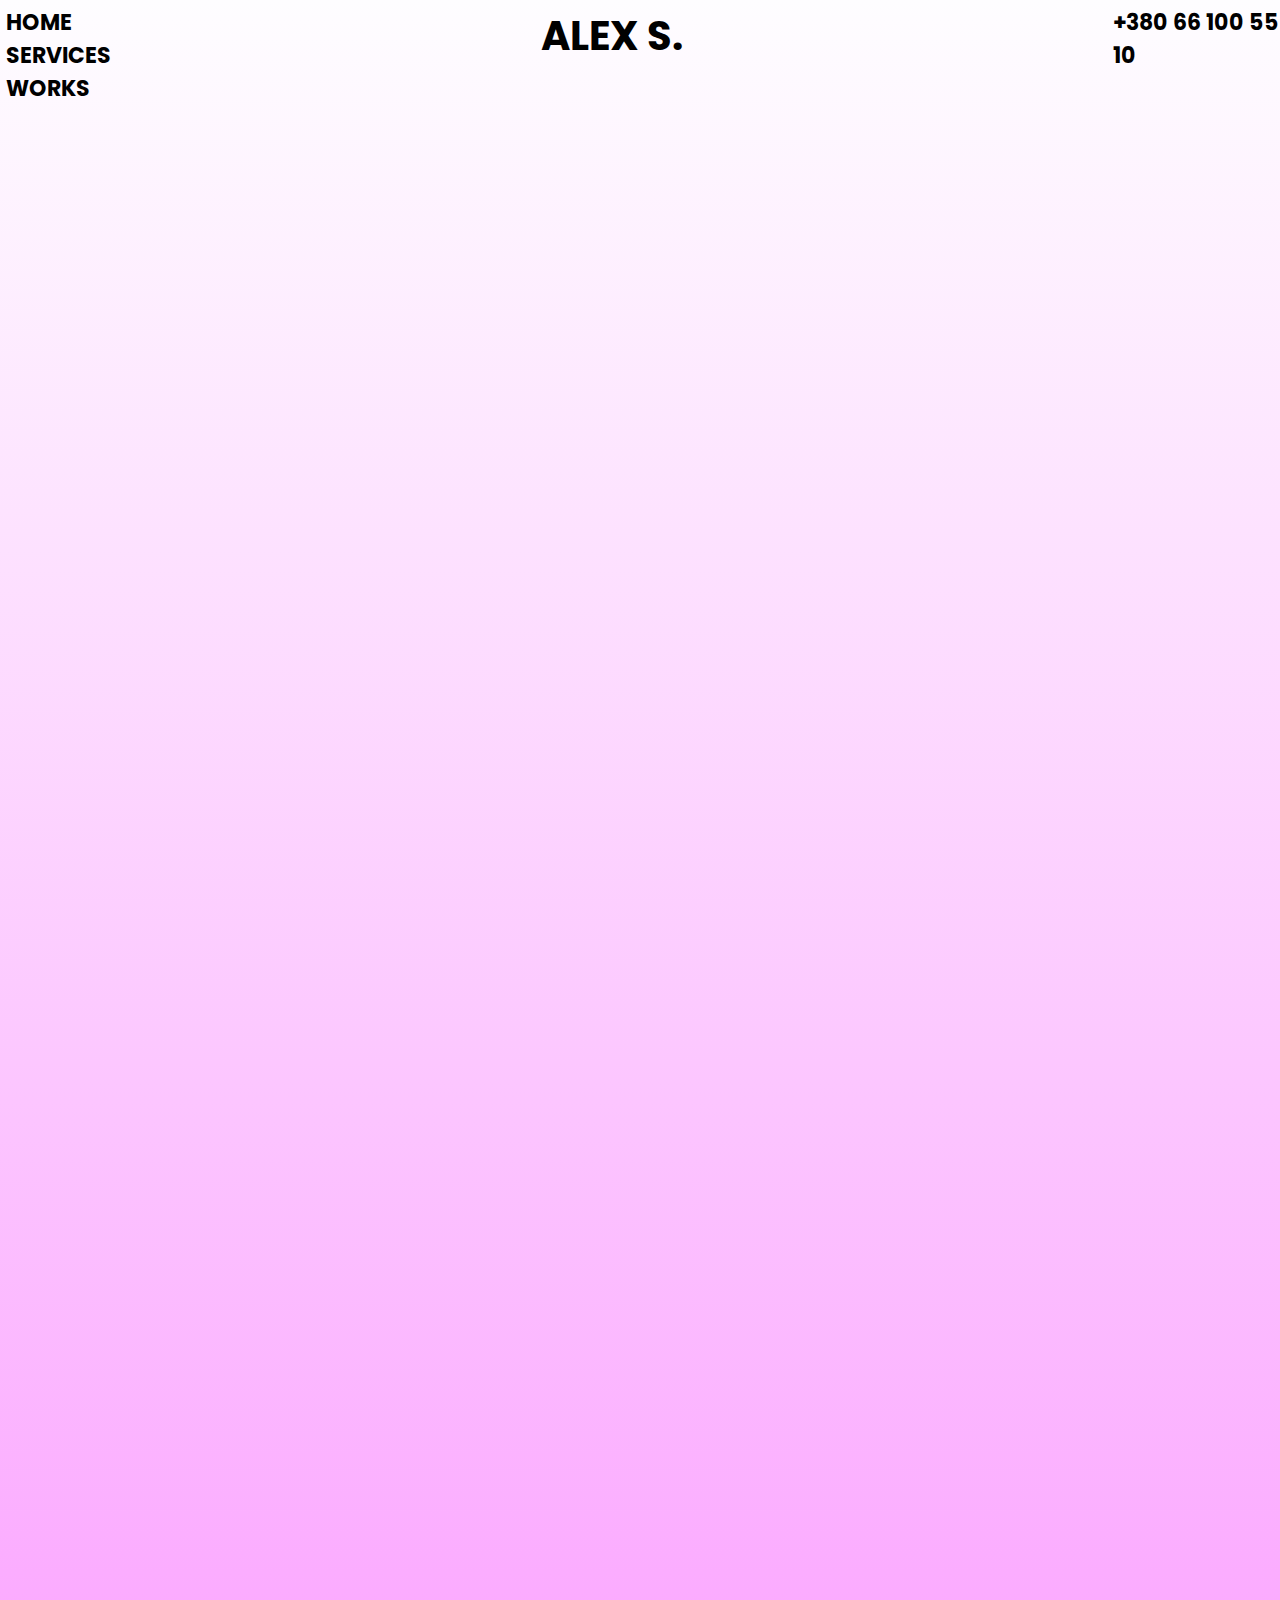
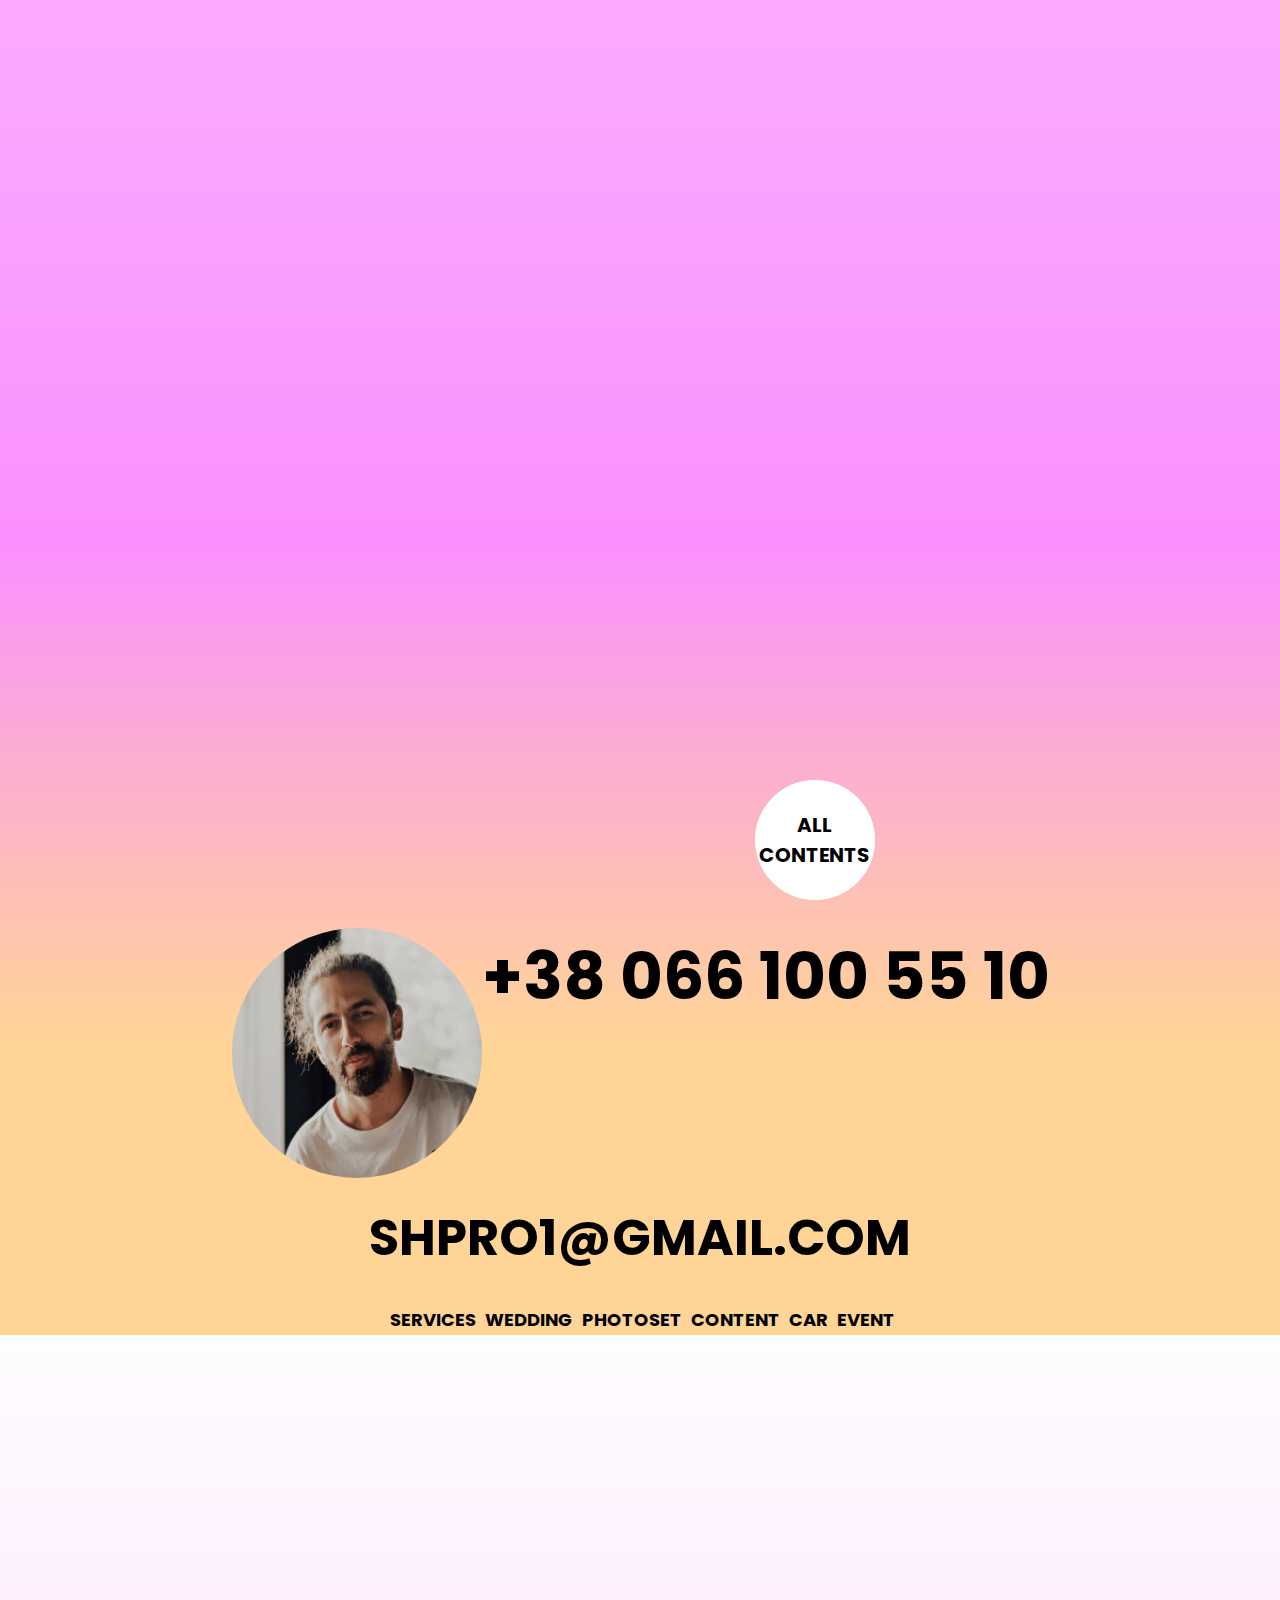
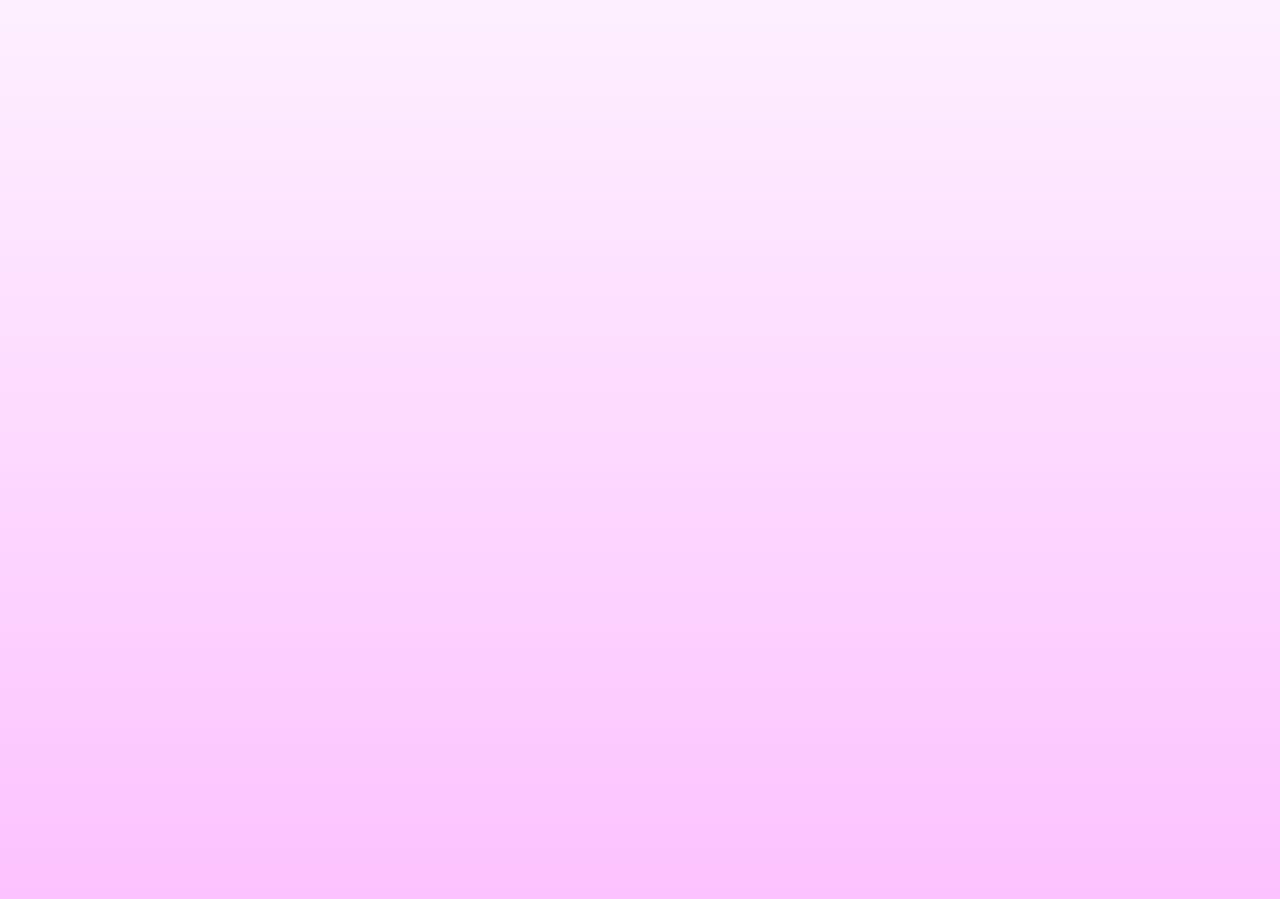
<file: content.html>
<!DOCTYPE html>
<html lang="en">
<head>
    <meta charset="UTF-8">
    <title>Final</title>
    <link href="https://fonts.googleapis.com/css2?family=Poppins&display=swap" rel="stylesheet">
    <link href="style.css" rel="stylesheet">
 <style>
    *{
        animation: hey 0.8s;
    font-family: 'Poppins', sans-serif;
    margin: 0; padding: 0;
    text-decoration: none;
}
@keyframes hey{
            from{
            opacity: 0;
        }to{
            opacity: 1;
         }
        }

    .head{
    height: 90px;
    padding-top: 5px;
    box-sizing: border-box;
    display: flex;
    justify-content: space-between;
}
.head ul li{
    cursor: pointer;
    font-size: 22px;
    list-style: none;
    font-weight: bolder;
    color: black;
    text-decoration: none;
    padding-left: 5px;
}
.head ul li a{
    color: black;
    text-decoration: none;
}
.topmenu li a:hover { 
    color: black; 
}
.submenu {
  background: white;
  border: 2px solid #003559;
  position: absolute;
  left: 0;
  visibility: hidden;
  opacity: 0;
  z-index: 5;
  width: 150px;
  transform: perspective(600px) rotateX(-90deg);
  transform-origin: 0% 0%;
  transition: .6s ease-in-out;
}
.topmenu > li:hover .submenu{
  visibility: visible;
  opacity: 1;
  transform: perspective(600px) rotateX(0deg);
}
.submenu li a {
  color: black;
  font-size: 15px;
  line-height: 30px;
  padding: 0 25px;
  font-family: 'Poppins', serif;
}
.textph{
    box-sizing: border-box;
    display: flex;
}
.textph img{
    border-radius: 50%;
    width: 250px;
    height: 250px;
    margin-left: 230px;
}
.textph h1{
    font-size: 65px;
    text-align: center;
}
.texttt{
    text-align: center;
}
    .texttt h1{
        font-size: 50px;
        padding-top: 20px;
  text-align: center;
    }
    .texttt ul li{
         padding-top: 30px;
        display: inline-block;
        cursor: pointer;
    font-size: 18px;
    list-style: none;
    font-weight: bolder;
    color: black;
    text-decoration: none;
    padding-left: 5px;
    }
    .texttt ul li a{
        color: black;
    text-decoration: none;
    }

@media (max-width: 959px) {
    .textph{
    box-sizing: border-box;
    display: flex;
}
.textph img{
    border-radius: 50%;
    width: 150px;
    height: 150px;
    margin-left: 140px;
}
.textph h1{
    font-size: 40px;
    text-align: center;
}
    .texttt h1{
        font-size: 30px;
    }
    .texttt ul li{
    font-size: 17px;
    }
}
@media (max-width: 639px) {
    .textph{
    box-sizing: border-box;
    display: flex;
}
.textph img{
    width: 150px;
    height: 150px;
    margin-left: 30px;
}
.textph h1{
    font-size: 55px;
}
    .texttt h1{
        font-size: 30px;
    }
    .texttt ul li{
    font-size: 15px;
    }
    }
</style>
</head>
<body>
     <div class = "head">
         <ul class="topmenu">
              <li><a href="index.html">HOME</a></li>
             <li><a href="services.html">SERVICES</a></li>
    <li><a href="" class="down">WORKS</a>
      <ul class="submenu">
        <li><a href="weddings.html">WEDDINGS</a></li>
        <li><a href="photosets.html">PHOTOSETS</a></li>
        <li><a href="content.html">CONTENT</a></li>
        <li><a href="cars.html">CARS</a></li>
        <li><a href="events.html">EVENTS</a></li>
      </ul>
    </li>
   </ul>
       <h1>ALEX S.</h1>
      <h3>+380 66 100 55 <br> 10</h3>
  </div>
     <div class="grid-container-3">
         <div class="item-3-1"></div>
         <div class="item-3-2">
             <div class="over">
                 <div class="title">ANNA RIZATDINOVA FOR UNDER ARMOUR
                     <p class="des">CONTENT</p>
                 </div>
             </div>
         </div>
         <div class="item-3-3"></div>
         <div class="item-3-4"></div>
         <div class="item-3-5">
             <div class="over">
                 <div class="title">BUKOVEL CARTEL
                     <p class="des">CONTENT</p>
                 </div>
             </div>
         </div>
         <div class="item-3-6"></div>
         <div class="item-3-7">
             <div class="over">
                 <div class="title">IVAN PEKLIN FOR BENTLEY
                     <p class="des">CONTENT</p>
                 </div>
             </div>
         </div>
         <div class="item-3-8"></div>
         <div class="item-3-9">
             <div style="position: relative; padding-left: 250px;padding-top: 750px">
                 <button class="pulse-button-ph"><a href="content.html">
                     <span class="pulse-button-text-ph">ALL CONTENTS</span>
                     <span class="pulse-button-ring-ph"></span>
                 </a></button>
             </div>
             <div class="over">
                 <div class="title">SACO
                     <p class="des">CONTENT</p>
                 </div>
             </div>
         </div>
         <div class="item-3-10">
             <div class="over">
                 <div class="title">BENTLEY+ISAIA
                     <p class="des">CONTENT</p>
                 </div>
             </div>
         </div>
         <div class="item-3-11"></div>
     </div>
    <div class="foot">
    <div class="textph">
     <img src="alex.jpg">
    <h1>+38 066 100 55 10</h1>
 <!--здесь нужно добавить конпки пульсирующие и ещё анимацию-->
</div>
<div class="texttt">
    <h1>SHPRO1@GMAIL.COM</h1>
    <ul>
    <li><a href="services.html">SERVICES</a></li>
    <li><a href="weddings.html">WEDDING</a></li>
    <li><a href='photosets.html'>PHOTOSET</a></li>
    <li><a href='content.html'>CONTENT</a></li>
    <li><a href='car.html'>CAR</a></li>
    <li><a href='event.html'>EVENT</a></li>
   </ul>
    </div>
  </div>
</div>
</body>
</html>
</file>
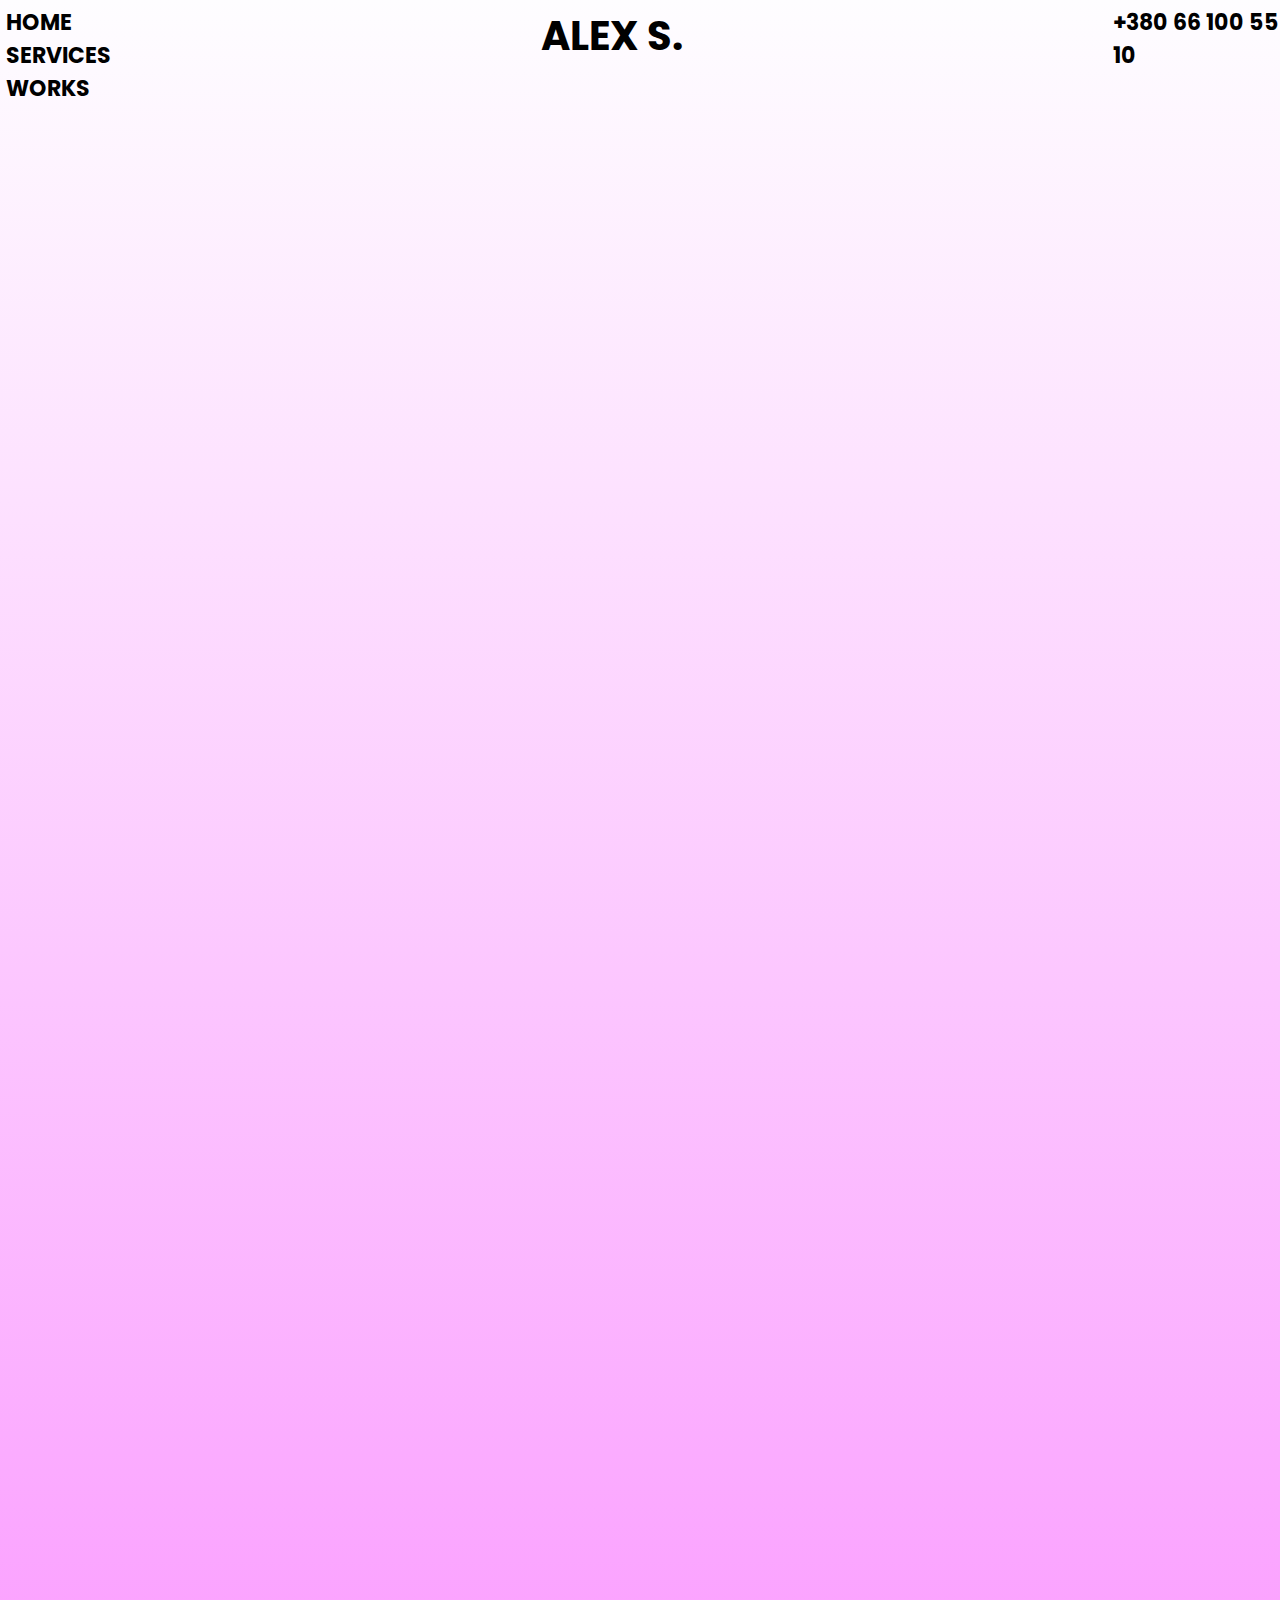
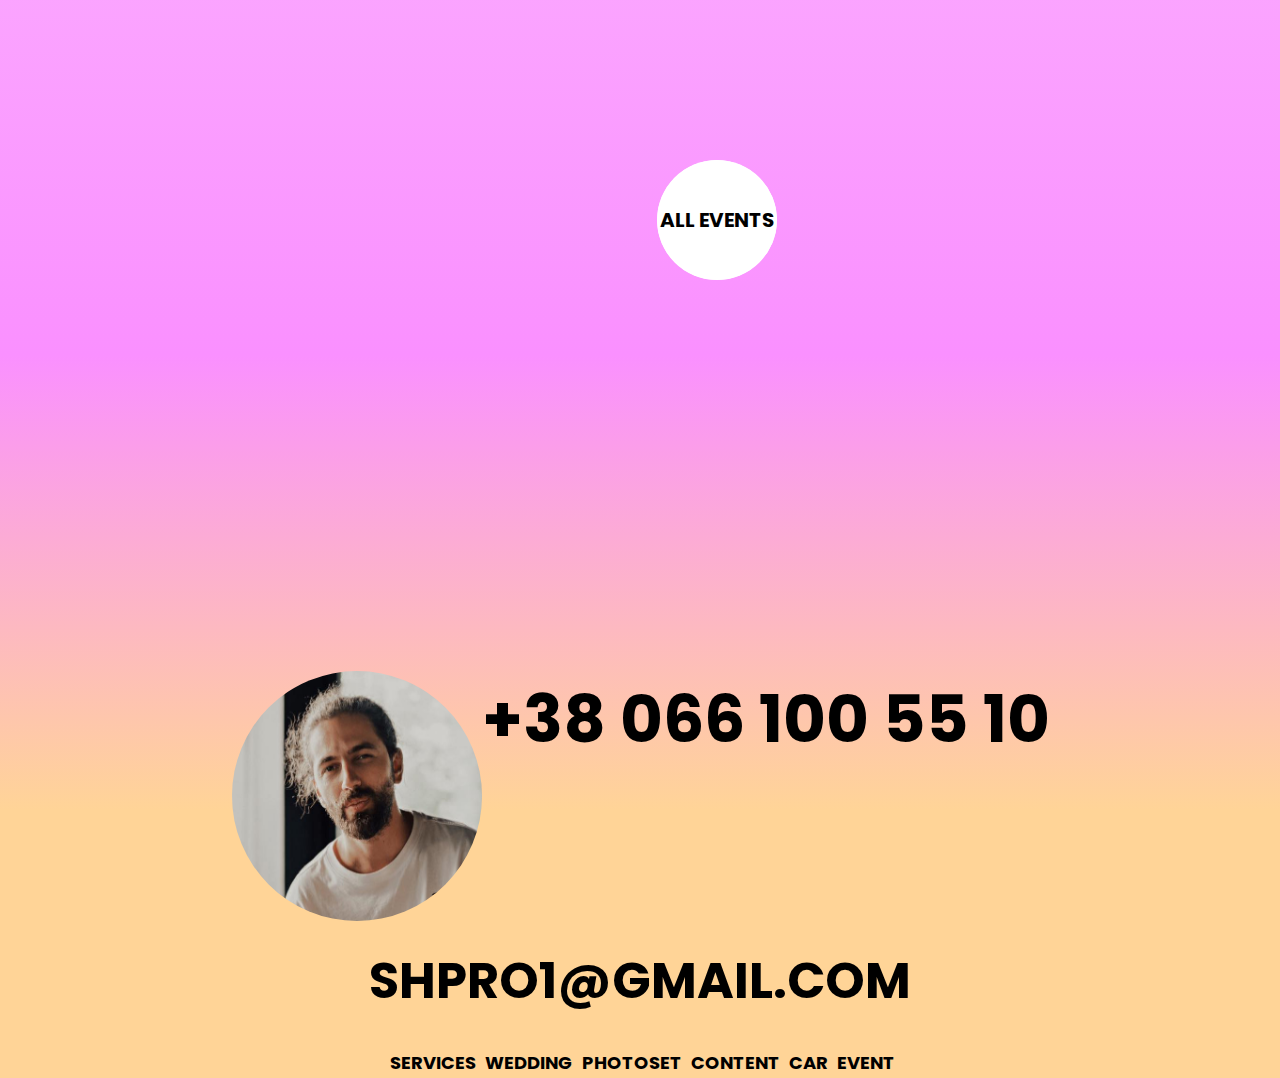
<file: events.html>
<!DOCTYPE html>
<html lang="en">
<head>
    <meta charset="UTF-8">
    <title>Final</title>
    <link href="https://fonts.googleapis.com/css2?family=Poppins&display=swap" rel="stylesheet">
    <link href="style.css" rel="stylesheet">
 <style>
     *{
        animation: hey 0.8s;
    font-family: 'Poppins', sans-serif;
    margin: 0; padding: 0;
    text-decoration: none;
}
@keyframes hey{
            from{
            opacity: 0;
        }to{
            opacity: 1;
         }
        }

    .head{
    height: 90px;
    padding-top: 5px;
    box-sizing: border-box;
    display: flex;
    justify-content: space-between;
}
.head ul li{
    cursor: pointer;
    font-size: 22px;
    list-style: none;
    font-weight: bolder;
    color: black;
    text-decoration: none;
    padding-left: 5px;
}
.head ul li a{
    color: black;
    text-decoration: none;
}
.topmenu li a:hover { 
    color: black; 
}
.submenu {
  background: white;
  border: 2px solid #003559;
  position: absolute;
  left: 0;
  visibility: hidden;
  opacity: 0;
  z-index: 5;
  width: 150px;
  transform: perspective(600px) rotateX(-90deg);
  transform-origin: 0% 0%;
  transition: .6s ease-in-out;
}
.topmenu > li:hover .submenu{
  visibility: visible;
  opacity: 1;
  transform: perspective(600px) rotateX(0deg);
}
.submenu li a {
  color: black;
  font-size: 15px;
  line-height: 30px;
  padding: 0 25px;
  font-family: 'Poppins', serif;
}
.textph{
    box-sizing: border-box;
    display: flex;
}
.textph img{
    border-radius: 50%;
    width: 250px;
    height: 250px;
    margin-left: 230px;
}
.textph h1{
    font-size: 65px;
    text-align: center;
}
.texttt{
    text-align: center;
}
    .texttt h1{
        font-size: 50px;
        padding-top: 20px;
  text-align: center;
    }
    .texttt ul li{
         padding-top: 30px;
        display: inline-block;
        cursor: pointer;
    font-size: 18px;
    list-style: none;
    font-weight: bolder;
    color: black;
    text-decoration: none;
    padding-left: 5px;
    }
    .texttt ul li a{
        color: black;
    text-decoration: none;
    }

@media (max-width: 959px) {
    .textph{
    box-sizing: border-box;
    display: flex;
}
.textph img{
    border-radius: 50%;
    width: 150px;
    height: 150px;
    margin-left: 140px;
}
.textph h1{
    font-size: 40px;
    text-align: center;
}
    .texttt h1{
        font-size: 30px;
    }
    .texttt ul li{
    font-size: 17px;
    }
}
@media (max-width: 639px) {
    .textph{
    box-sizing: border-box;
    display: flex;
}
.textph img{
    width: 150px;
    height: 150px;
    margin-left: 30px;
}
.textph h1{
    font-size: 55px;
}
    .texttt h1{
        font-size: 30px;
    }
    .texttt ul li{
    font-size: 15px;
    }
    }
</style>
</head>
<body>
     <div class = "head">
         <ul class="topmenu">
              <li><a href="index.html">HOME</a></li>
             <li><a href="services.html">SERVICES</a></li>
    <li><a href="" class="down">WORKS</a>
      <ul class="submenu">
        <li><a href="weddings.html">WEDDINGS</a></li>
        <li><a href="photosets.html">PHOTOSETS</a></li>
        <li><a href="content.html">CONTENT</a></li>
        <li><a href="cars.html">CARS</a></li>
        <li><a href="events.html">EVENTS</a></li>
      </ul>
    </li>
   </ul>
       <h1>ALEX S.</h1>
      <h3>+380 66 100 55 <br> 10</h3>
  </div>
     <div class="grid-container-5">
         <div class="item-5-1">
             <div class="over">
                 <div class="title">ROZHDEN
                     <p class="des">МАРКЕТИНГ ВИДЕО</p>
                 </div>
             </div>
         </div>
         <div class="item-5-2"></div>
         <div class="item-5-3">
             <div class="over">
                 <div class="title">ROZHDEN
                     <p class="des">МАРКЕТИНГ ВИДЕО</p>
                 </div>
             </div>
         </div>
         <div class="item-5-4">
             <div class="over">
                 <div class="title">ROZHDEN
                     <p class="des">МАРКЕТИНГ ВИДЕО</p>
                 </div>
             </div>
         </div>
         <div class="item-5-5"></div>
         <div class="item-5-6">
             <div class="over">
                 <div class="title">ROZHDEN
                     <p class="des">МАРКЕТИНГ ВИДЕО</p>
                 </div>
             </div>
         </div>
         <div class="item-5-7"></div>
         <div class="item-5-8">
             <div style="position: relative; margin-top: 200px">
                 <button class="pulse-button-ph"><a href="events.html">
                     <span class="pulse-button-text-ph">ALL EVENTS</span>
                     <span class="pulse-button-ring-ph"></span>
                 </a></button>
             </div>
             <div class="over">
                 <div class="title">ROZHDEN
                     <p class="des">МАРКЕТИНГ ВИДЕО</p>
                 </div>
             </div>
         </div>
         <div class="item-5-9"></div>
     </div>
    <div class="foot">
    <div class="textph">
     <img src="alex.jpg">
    <h1>+38 066 100 55 10</h1>
 <!--здесь нужно добавить конпки пульсирующие и ещё анимацию-->
</div>
<div class="texttt">
    <h1>SHPRO1@GMAIL.COM</h1>
    <ul>
    <li><a href="services.html">SERVICES</a></li>
    <li><a href="weddings.html">WEDDING</a></li>
    <li><a href='photosets.html'>PHOTOSET</a></li>
    <li><a href='content.html'>CONTENT</a></li>
    <li><a href='car.html'>CAR</a></li>
    <li><a href='event.html'>EVENT</a></li>
   </ul>
    </div>
  </div>
</div>
</body>
</html>
</file>
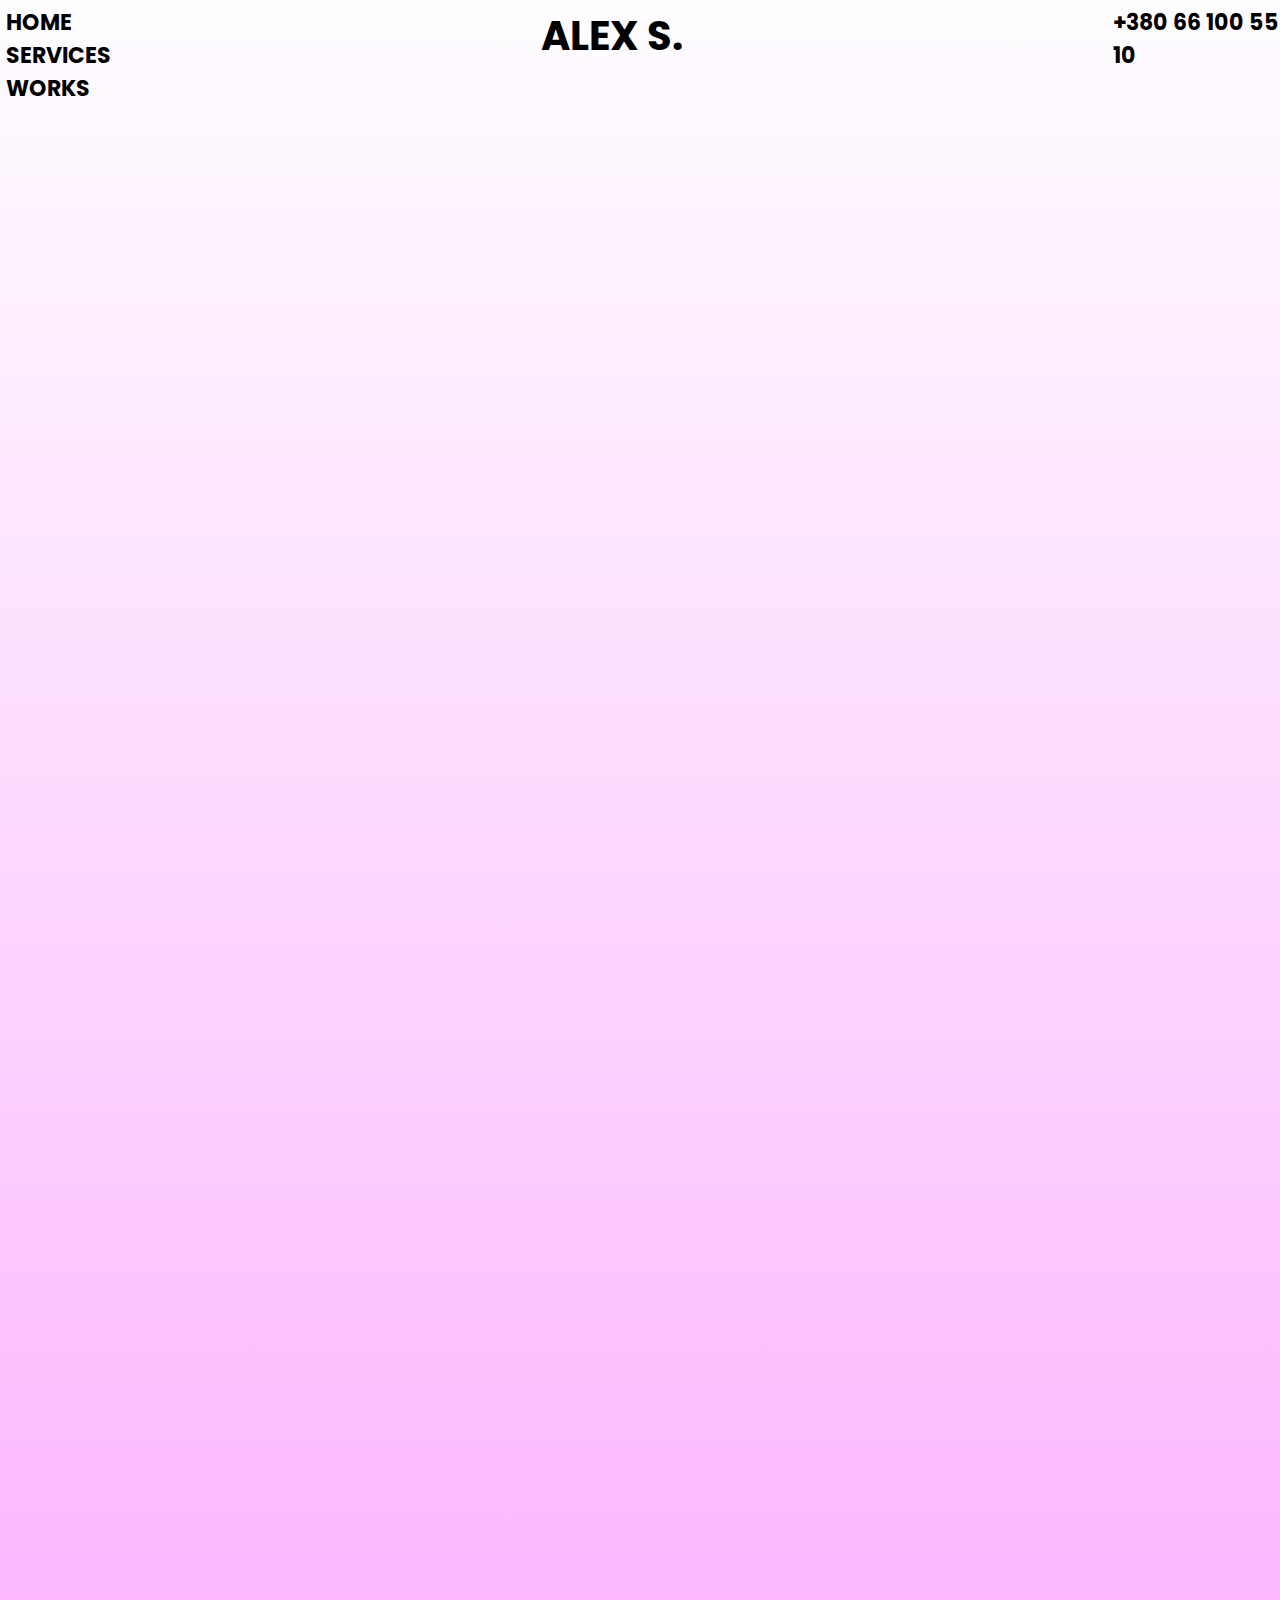
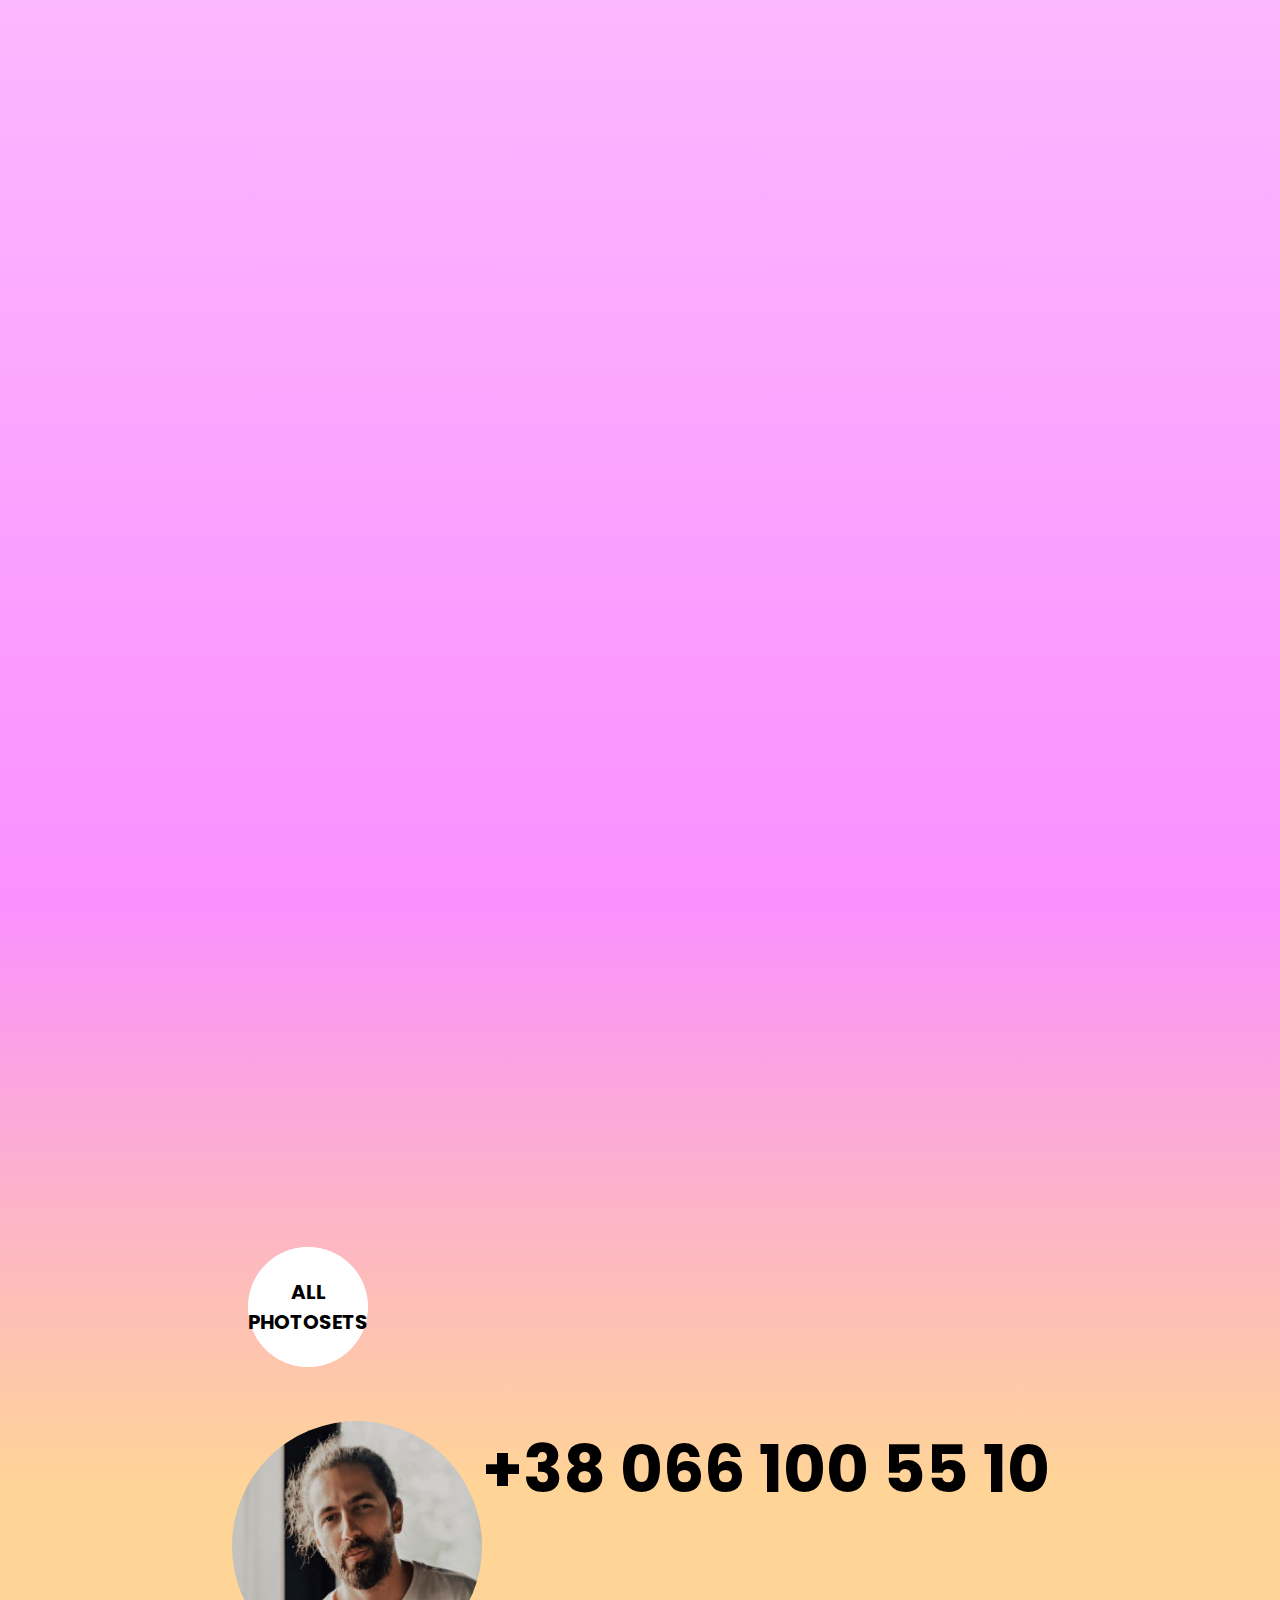
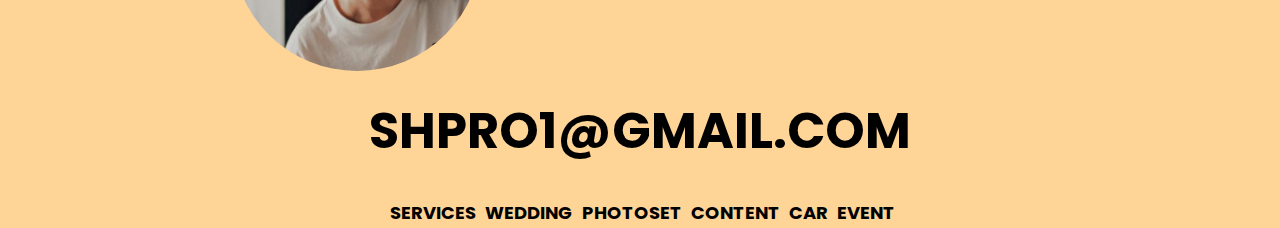
<file: photosets.html>
<!DOCTYPE html>
<html lang="en">
<head>
    <meta charset="UTF-8">
    <title>Final</title>
    <link href="https://fonts.googleapis.com/css2?family=Poppins&display=swap" rel="stylesheet">
    <link href="style.css" rel="stylesheet">
 <style>
    *{
        animation: hey 0.8s;
    font-family: 'Poppins', sans-serif;
    margin: 0; padding: 0;
    text-decoration: none;
}
@keyframes hey{
            from{
            opacity: 0;
        }to{
            opacity: 1;
         }
        }

    .head{
    height: 90px;
    padding-top: 5px;
    box-sizing: border-box;
    display: flex;
    justify-content: space-between;
}
.head ul li{
    cursor: pointer;
    font-size: 22px;
    list-style: none;
    font-weight: bolder;
    color: black;
    text-decoration: none;
    padding-left: 5px;
}
.head ul li a{
    color: black;
    text-decoration: none;
}
.topmenu li a:hover { 
    color: black; 
}
.submenu {
  background: white;
  border: 2px solid #003559;
  position: absolute;
  left: 0;
  visibility: hidden;
  opacity: 0;
  z-index: 5;
  width: 150px;
  transform: perspective(600px) rotateX(-90deg);
  transform-origin: 0% 0%;
  transition: .6s ease-in-out;
}
.topmenu > li:hover .submenu{
  visibility: visible;
  opacity: 1;
  transform: perspective(600px) rotateX(0deg);
}
.submenu li a {
  color: black;
  font-size: 15px;
  line-height: 30px;
  padding: 0 25px;
  font-family: 'Poppins', serif;
}
.textph{
    box-sizing: border-box;
    display: flex;
}
.textph img{
    border-radius: 50%;
    width: 250px;
    height: 250px;
    margin-left: 230px;
}
.textph h1{
    font-size: 65px;
    text-align: center;
}
.texttt{
    text-align: center;
}
    .texttt h1{
        font-size: 50px;
        padding-top: 20px;
  text-align: center;
    }
    .texttt ul li{
         padding-top: 30px;
        display: inline-block;
        cursor: pointer;
    font-size: 18px;
    list-style: none;
    font-weight: bolder;
    color: black;
    text-decoration: none;
    padding-left: 5px;
    }
    .texttt ul li a{
        color: black;
    text-decoration: none;
    }

@media (max-width: 959px) {
    .textph{
    box-sizing: border-box;
    display: flex;
}
.textph img{
    border-radius: 50%;
    width: 150px;
    height: 150px;
    margin-left: 140px;
}
.textph h1{
    font-size: 40px;
    text-align: center;
}
    .texttt h1{
        font-size: 30px;
    }
    .texttt ul li{
    font-size: 17px;
    }
}
@media (max-width: 639px) {
    .textph{
    box-sizing: border-box;
    display: flex;
}
.textph img{
    width: 150px;
    height: 150px;
    margin-left: 30px;
}
.textph h1{
    font-size: 55px;
}
    .texttt h1{
        font-size: 30px;
    }
    .texttt ul li{
    font-size: 15px;
    }
    }
</style>
</head>
<body>
     <div class = "head">
         <ul class="topmenu">
              <li><a href="index.html">HOME</a></li>
             <li><a href="services.html">SERVICES</a></li>
    <li><a href="" class="down">WORKS</a>
      <ul class="submenu">
        <li><a href="weddings.html">WEDDINGS</a></li>
        <li><a href="photosets.html">PHOTOSETS</a></li>
        <li><a href="content.html">CONTENT</a></li>
        <li><a href="cars.html">CARS</a></li>
        <li><a href="events.html">EVENTS</a></li>
      </ul>
    </li>
   </ul>
       <h1>ALEX S.</h1>
      <h3>+380 66 100 55 <br> 10</h3>
  </div>
     <div class="grid-container2">
         <div class="item-2-1">
             <div class="over">
                 <div class="title">SASHA & TASIA
                     <p class="des">LOVE STORY</p>
                 </div>
             </div>
         </div>
         <div class="item-2-2"></div>
         <div class="item-2-3">
             <div class="over">
                 <div class="title">NASTIA
                     <p class="des">PHOTOSET</p>
                 </div>
             </div>
         </div>
         <div class="item-2-4"></div>
         <div class="item-2-5">
             <div class="over">
                 <div class="title">LUKASH FAMILY
                     <p class="des">PREGNANCY</p>
                 </div>
             </div>
         </div>
         <div class="item-2-6"></div>
         <div class="item-2-7">
             <div class="over">
                 <div class="title">ALEKSEY
                     <p class="des">PHOTOSET</p>
                 </div>
             </div>
         </div>
         <div class="item-2-8">
             <div class="over">
                 <div class="title">YASIA
                     <p class="des">PHOTOSET</p>
                 </div>
             </div>
         </div>
         <div class="item-2-9">
             <div class="over">
                 <div class="title">MARINA
                     <p class="des">PHOTOSET</p>
                 </div>
             </div>
         </div>
         <div class="item-2-10"></div>
         <div style="position: relative; padding-left: 250px;margin-top: 15px">
             <button class="pulse-button-ph"><a href="photosets.html">
                 <span class="pulse-button-text-ph">ALL PHOTOSETS</span>
                 <span class="pulse-button-ring-ph"></span>
             </a></button>
         </div>
     </div>
    <div class="foot">
    <div class="textph">
     <img src="alex.jpg">
    <h1>+38 066 100 55 10</h1>
 <!--здесь нужно добавить конпки пульсирующие и ещё анимацию-->
</div>
<div class="texttt">
    <h1>SHPRO1@GMAIL.COM</h1>
    <ul>
    <li><a href="services.html">SERVICES</a></li>
    <li><a href="weddings.html">WEDDING</a></li>
    <li><a href='photosets.html'>PHOTOSET</a></li>
    <li><a href='content.html'>CONTENT</a></li>
    <li><a href='car.html'>CAR</a></li>
    <li><a href='event.html'>EVENT</a></li>
   </ul>
    </div>
  </div>
</div>
</body>
</html>
</file>
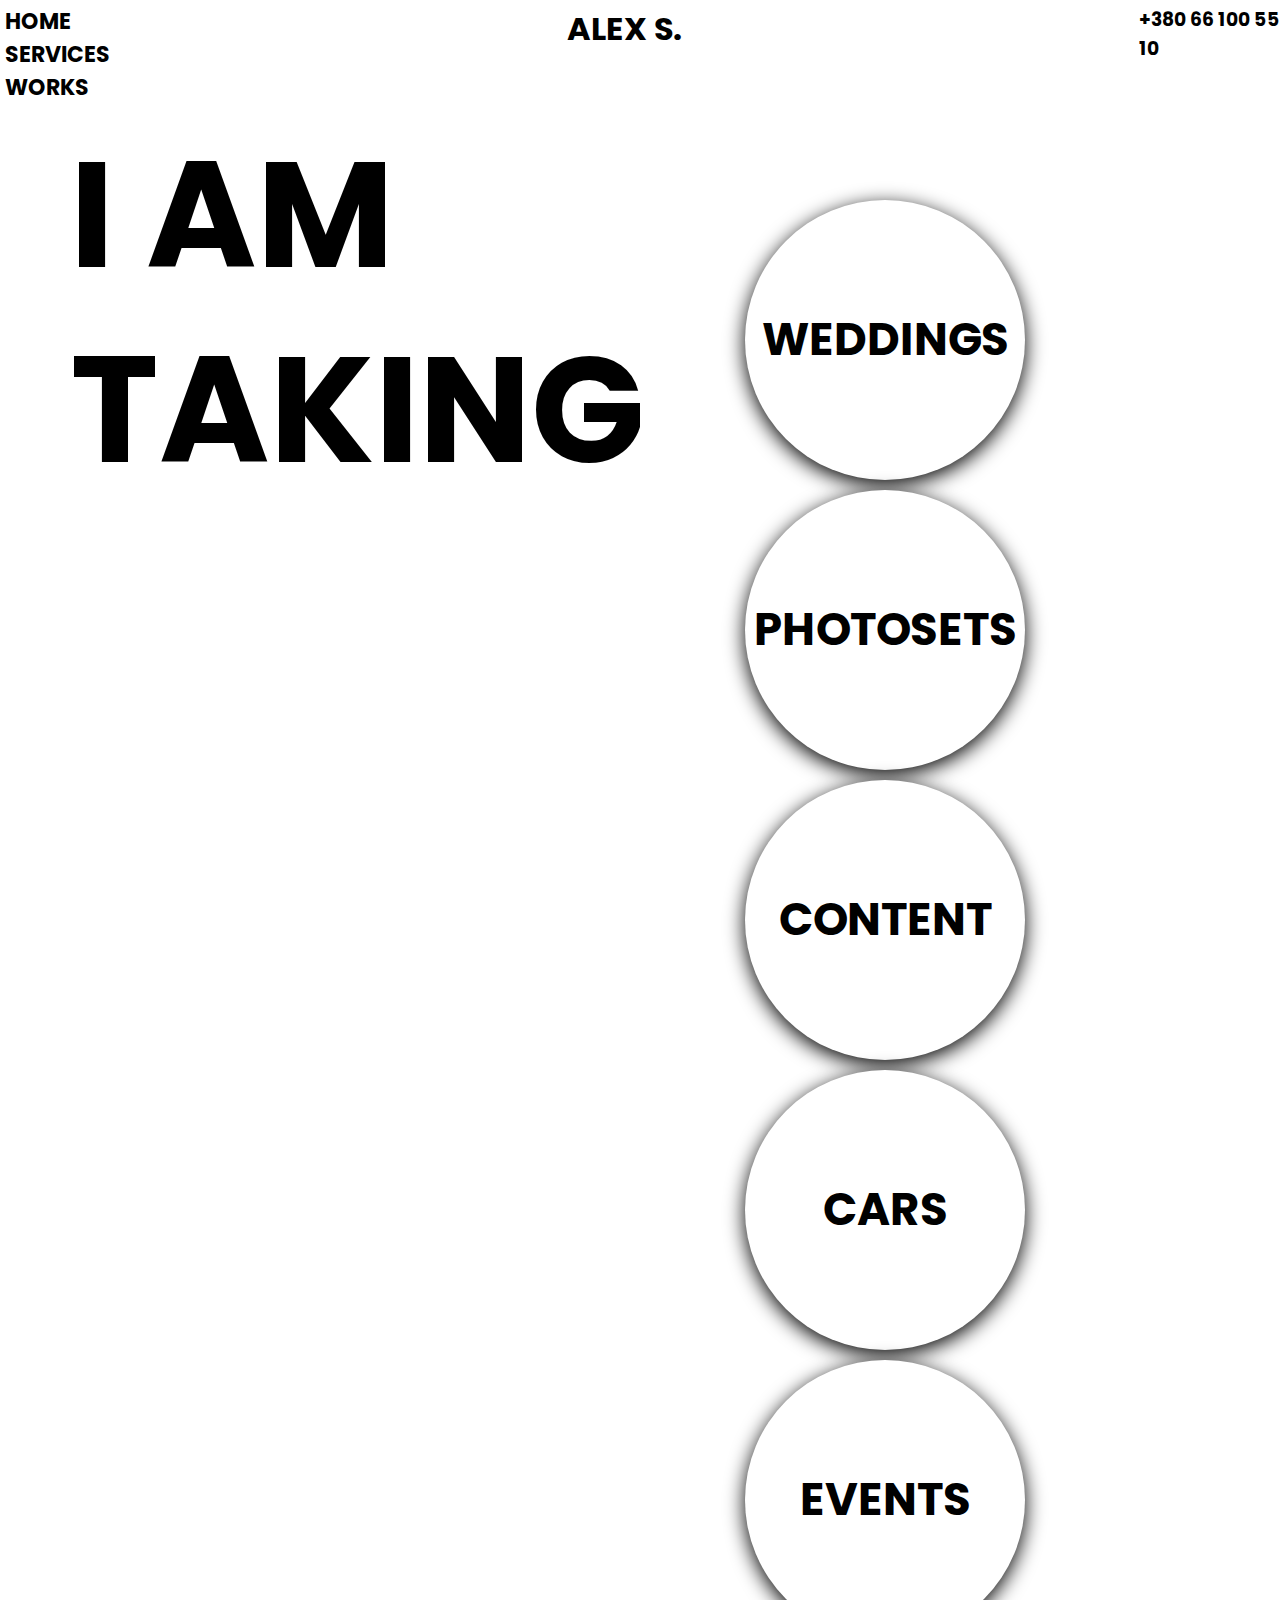
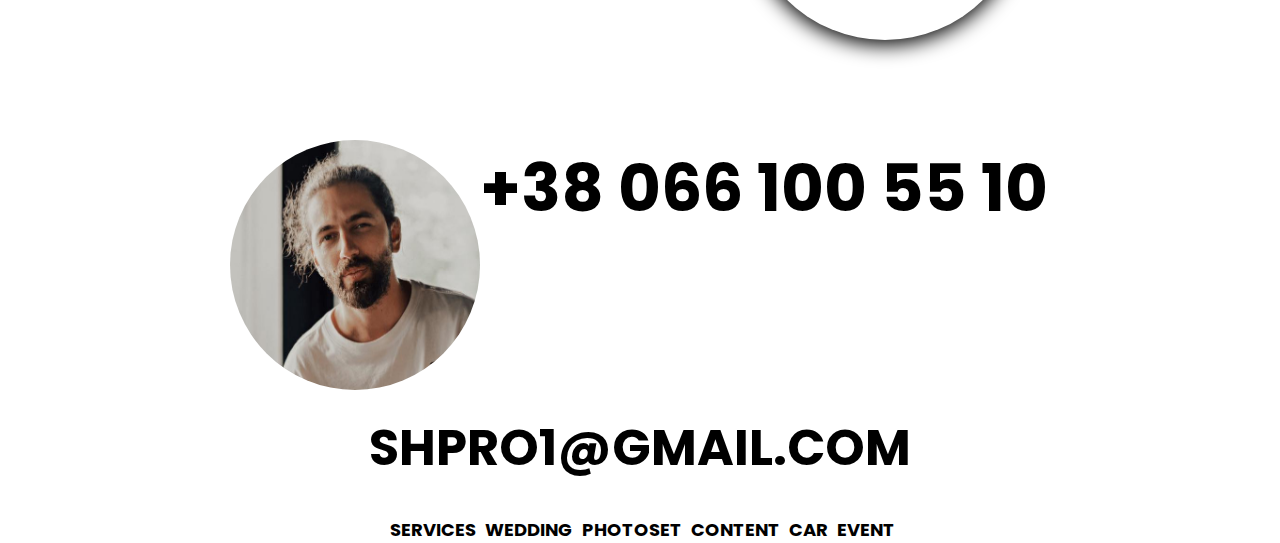
<file: services.html>
<!DOCTYPE html>
<html lang="en">
<head>
    <meta charset="UTF-8">
    <title>Final</title>
    <link href="https://fonts.googleapis.com/css2?family=Poppins&display=swap" rel="stylesheet">
 <style>
    *{
        animation: hey 0.8s;
    font-family: 'Poppins', sans-serif;
    margin: 0; padding: 0;
    text-decoration: none;
}
@keyframes hey{
            from{
            opacity: 0;
        }to{
            opacity: 1;
         }
        }

    .head{
    height: 90px;
    padding-top: 5px;
    box-sizing: border-box;
    display: flex;
    justify-content: space-between;
}
.head ul li{
    cursor: pointer;
    font-size: 22px;
    list-style: none;
    font-weight: bolder;
    color: black;
    text-decoration: none;
    padding-left: 5px;
}
.head ul li a{
    color: black;
    text-decoration: none;
}
.topmenu li a:hover { 
    color: black; 
}
.submenu {
  background: white;
  border: 2px solid #003559;
  position: absolute;
  left: 0;
  visibility: hidden;
  opacity: 0;
  z-index: 5;
  width: 150px;
  transform: perspective(600px) rotateX(-90deg);
  transform-origin: 0% 0%;
  transition: .6s ease-in-out;
}
.topmenu > li:hover .submenu{
  visibility: visible;
  opacity: 1;
  transform: perspective(600px) rotateX(0deg);
}
.submenu li a {
  color: black;
  font-size: 15px;
  line-height: 30px;
  padding: 0 25px;
  font-family: 'Poppins', serif;
}
.smth{
     box-sizing: border-box;
       display: flex;
}
.smth h1{
    animation: fadeIn 0.8s;
    padding-top: 55px;
    font-size: 150px;
    padding-left: 70px;
     line-height: 140px;
}
@keyframes fadeIn{
         from{
            opacity: 0;
            transform: translateY(-100px);
         } to{
            opacity: 1;
            transform: translateY(0);
         }
        }
      .container {
        margin: 100px;
      }

      .btn button {
        margin-top: 10px;
        width: 280px;
        height: 280px;
        border: none;
        border-radius: 200px;
        outline: none;
        background: white;
        color: black; 
        font-weight: bold;
        font-size: 45px;
        cursor: pointer;
        box-shadow: 0 5px 20px black;
      }
      .btn button:hover {
        background: black;
        color: white;
      }
.btn #btn1:hover:after{
 content: ' ';
  display: inline-block;
  position: absolute;
  background-image:url("https://static.tildacdn.com/tild6537-6332-4264-b337-316663323837/DSC00537.jpg");
  z-index: -1; 
  background-size: contain;
  height: 300px;
  width: 450px; 
  top: 175px;
  right: 85px;
}
.btn #btn2:hover:after{
 content: ' ';
  display: inline-block;
  position: absolute;
  background-image:url("https://static.tildacdn.com/tild3261-3237-4637-b736-666466633630/DSC_2165.jpeg");
  z-index: -1; 
  background-size: contain;
  height: 300px;
  width: 450px;
  top: 470px;
  right: 85px;
}
.btn #btn3:hover:after{
 content: ' ';
  display: inline-block;
  position: absolute;
  background-image:url("https://static.tildacdn.com/tild3735-3336-4436-b365-393737666666/DSC01245.jpg");
  z-index: -1; 
  background-size: contain;
  height: 300px;
  width: 450px;
  top: 760px;
  right: 85px;
}
.btn #btn4:hover:after{
 content: ' ';
  display: inline-block;
  position: absolute;
  background-image:url("https://static.tildacdn.com/tild6434-3031-4230-a265-303236346437/DSC_3241.jpeg");
  z-index: -1; 
  background-size: contain;
  height: 300px;
  width: 450px;
  top: 1050px;
  right: 85px;
}
.btn #btn5:hover:after{
 content: ' ';
  display: inline-block;
  position: absolute;
  background-image:url("https://static.tildacdn.com/tild6339-3335-4535-a137-613733663964/86.jpg");
  z-index: -1; 
  background-size: contain;
  height: 300px;
  width: 450px;
  top: 1340px;
  right: 85px;
}
.btn a{
        text-decoration: none;
        color: black;
      }
      .btn a:hover{
        color: white;
      }
.btn h1{
    display: none;
}

.textph{
    box-sizing: border-box;
    display: flex;
}
.textph img{
    border-radius: 50%;
    width: 250px;
    height: 250px;
    margin-left: 230px;
}
.textph h1{
    animation: fadeIn 0.8s;
    font-size: 65px;
    text-align: center;
}
.texttt{
    text-align: center;
}
    .texttt h1{
        font-size: 50px;
        padding-top: 20px;
  text-align: center;
    }
    .texttt ul li{
         padding-top: 30px;
        display: inline-block;
        cursor: pointer;
    font-size: 18px;
    list-style: none;
    font-weight: bolder;
    color: black;
    text-decoration: none;
    padding-left: 5px;
    }
    .texttt ul li a{
        color: black;
    text-decoration: none;
    }


    @media (max-width: 959px) {
        .head h1{
        font-size: 40px;

    }
    .head h3{
        font-size: 15px;
    }
    .head ul li{
        font-size: 15px;
    }
.smth h1{
    font-size: 85px;
}
.btn h1{
    display: none;
}
      .btn button {
        margin-left: 120px;
        width: 220px;
        height: 220px;
      }

.textph{
    box-sizing: border-box;
    display: flex;
}
.textph img{
    border-radius: 50%;
    width: 150px;
    height: 150px;
    margin-left: 140px;
}
.textph h1{
    font-size: 40px;
    text-align: center;
}
    .texttt h1{
        font-size: 30px;
    }
    .texttt ul li{
    font-size: 17px;
    }
    .btn #btn1:hover:after{
        display: none;
      }
       .btn #btn2:hover:after{
        display: none;
      }
       .btn #btn3:hover:after{
        display: none;
      }
       .btn #btn4:hover:after{
        display: none;
      }
       .btn #btn5:hover:after{
        display: none;
      }
      .btn h1{
        display: none;
      }
    }


    @media (max-width: 639px) {
        .head h1{
        font-size: 20px;

    }
    .head h3{
        font-size: 10px;
    }
    .head ul li{
        font-size: 10px;
    }
.smth h1{
    display: none;
}
 .btn h1{
        display: inline;
        line-height: 40px;
        padding-left: 180px;
        font-size: 52px;
    }
      .btn button {
        font-size: 35px;
        width: 230px;
        height: 230px;
        margin-left: 50px;
      }
      .btn button:hover {
        background: black;
        color: white;
      }
.textph{
    box-sizing: border-box;
    display: flex;
}
.textph img{
    width: 150px;
    height: 150px;
    margin-left: 30px;
}
.textph h1{
    font-size: 55px;
}
    .texttt h1{
        font-size: 30px;
    }
    .texttt ul li{
    font-size: 15px;
    }
    }
    </style>
  </head>
<body>
   <div class = "head">
         <ul class="topmenu">
              <li><a href="index.html">HOME</a></li>
             <li><a href="services.html">SERVICES</a></li>
    <li><a href="" class="down">WORKS</a>
      <ul class="submenu">
        <li><a href="weddings.html">WEDDINGS</a></li>
        <li><a href="photosets.html">PHOTOSETS</a></li>
        <li><a href="content.html">CONTENT</a></li>
        <li><a href="cars.html">CARS</a></li>
        <li><a href="events.html">EVENTS</a></li>
      </ul>
    </li>
   </ul>
       <h1>ALEX S.</h1>
      <h3>+380 66 100 55 <br> 10</h3>
  </div>
  <div class = "smth">
    <div class = "text">
    <h1> I AM </h1>
    <h1>TAKING</h1>
</div>
<div class="container">
    <div class="btn">
        <h1>I AM TAKING</h1>
    <button id="btn1"><a href="weddings.html">WEDDINGS</a></button>
      <button id="btn2"><a href="photosets.html">PHOTOSETS</a></button>
      <button id="btn3"><a href="content.html">CONTENT</a></button>
      <button id="btn4"><a href="cars.html">CARS</a></button>
      <button id="btn5"><a href="events.html">EVENTS</a></button>
    </div>
  </div>
</div>
  <div class="foot">
    <div class="textph">
     <img src="alex.jpg">
    <h1>+38 066 100 55 10</h1>
 <!--здесь нужно добавить конпки пульсирующие и ещё анимацию-->
</div>
<div class="texttt">
    <h1>SHPRO1@GMAIL.COM</h1>
    <ul>
    <li><a href="services.html">SERVICES</a></li>
    <li><a href="#">WEDDING</a></li>
    <li><a href='#'>PHOTOSET</a></li>
    <li><a href='#'>CONTENT</a></li>
    <li><a href='#'>CAR</a></li>
    <li><a href='#'>EVENT</a></li>
   </ul>
    </div>
  </div>
    </body>
    <script type="text/javascript" src="script.js"></script>
    </html>
</file>
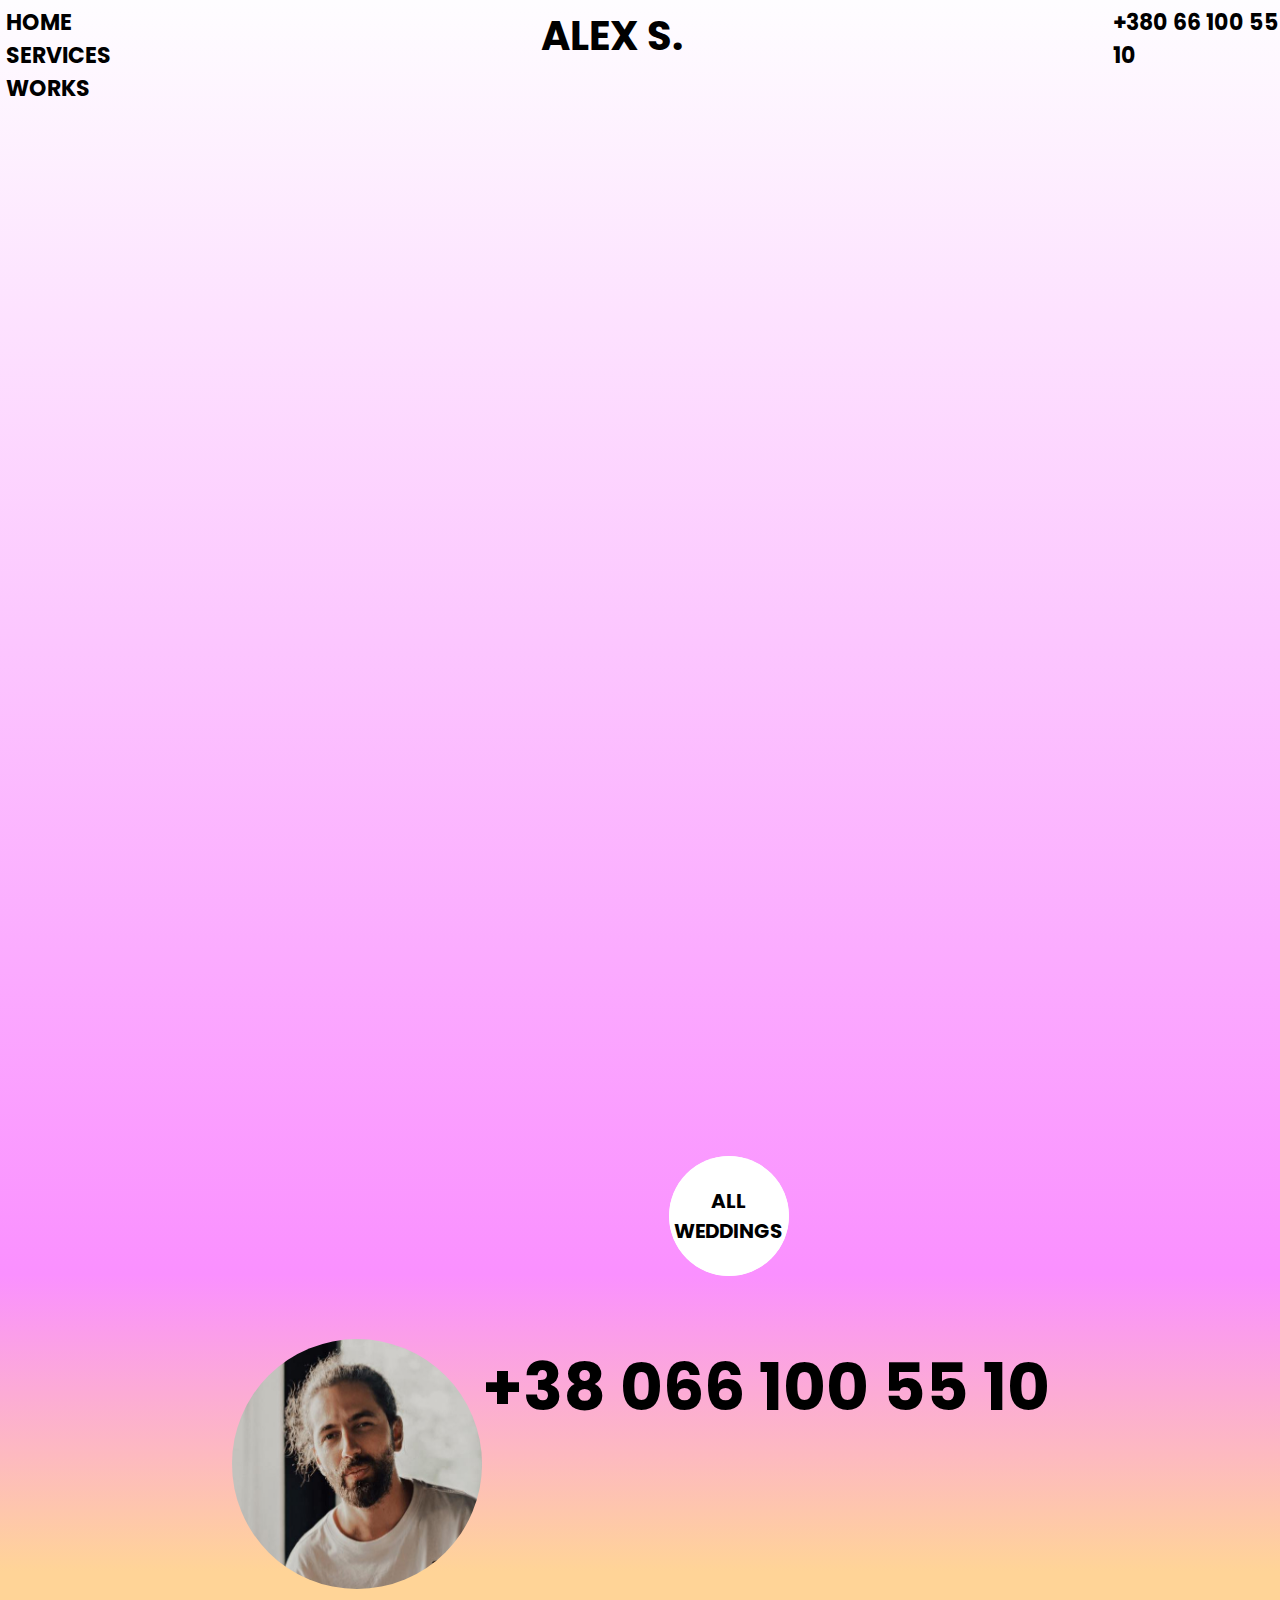
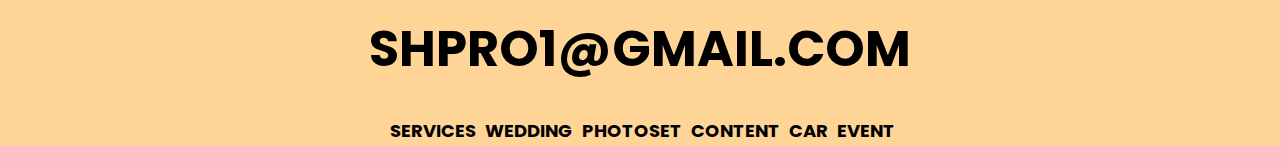
<file: weddings.html>
<!DOCTYPE html>
<html lang="en">
<head>
    <meta charset="UTF-8">
    <title>Final</title>
    <link href="https://fonts.googleapis.com/css2?family=Poppins&display=swap" rel="stylesheet">
    <link href="style.css" rel="stylesheet">
 <style>
    *{
        animation: hey 0.8s;
    font-family: 'Poppins', sans-serif;
    margin: 0; padding: 0;
    text-decoration: none;
}
@keyframes hey{
            from{
            opacity: 0;
        }to{
            opacity: 1;
         }
        }

    .head{
    height: 90px;
    padding-top: 5px;
    box-sizing: border-box;
    display: flex;
    justify-content: space-between;
}
.head ul li{
    cursor: pointer;
    font-size: 22px;
    list-style: none;
    font-weight: bolder;
    color: black;
    text-decoration: none;
    padding-left: 5px;
}
.head ul li a{
    color: black;
    text-decoration: none;
}
.topmenu li a:hover { 
    color: black; 
}
.submenu {
  background: white;
  border: 2px solid #003559;
  position: absolute;
  left: 0;
  visibility: hidden;
  opacity: 0;
  z-index: 5;
  width: 150px;
  transform: perspective(600px) rotateX(-90deg);
  transform-origin: 0% 0%;
  transition: .6s ease-in-out;
}
.topmenu > li:hover .submenu{
  visibility: visible;
  opacity: 1;
  transform: perspective(600px) rotateX(0deg);
}
.submenu li a {
  color: black;
  font-size: 15px;
  line-height: 30px;
  padding: 0 25px;
  font-family: 'Poppins', serif;
}
.textph{
    box-sizing: border-box;
    display: flex;
}
.textph img{
    border-radius: 50%;
    width: 250px;
    height: 250px;
    margin-left: 230px;
}
.textph h1{
    font-size: 65px;
    text-align: center;
}
.texttt{
    text-align: center;
}
    .texttt h1{
        font-size: 50px;
        padding-top: 20px;
  text-align: center;
    }
    .texttt ul li{
         padding-top: 30px;
        display: inline-block;
        cursor: pointer;
    font-size: 18px;
    list-style: none;
    font-weight: bolder;
    color: black;
    text-decoration: none;
    padding-left: 5px;
    }
    .texttt ul li a{
        color: black;
    text-decoration: none;
    }

@media (max-width: 959px) {
    .textph{
    box-sizing: border-box;
    display: flex;
}
.textph img{
    border-radius: 50%;
    width: 150px;
    height: 150px;
    margin-left: 140px;
}
.textph h1{
    font-size: 40px;
    text-align: center;
}
    .texttt h1{
        font-size: 30px;
    }
    .texttt ul li{
    font-size: 17px;
    }
}
@media (max-width: 639px) {
    .textph{
    box-sizing: border-box;
    display: flex;
}
.textph img{
    width: 150px;
    height: 150px;
    margin-left: 30px;
}
.textph h1{
    font-size: 55px;
}
    .texttt h1{
        font-size: 30px;
    }
    .texttt ul li{
    font-size: 15px;
    }
    }
</style>
</head>
<body>
     <div class = "head">
         <ul class="topmenu">
              <li><a href="index.html">HOME</a></li>
             <li><a href="services.html">SERVICES</a></li>
    <li><a href="" class="down">WORKS</a>
      <ul class="submenu">
        <li><a href="weddings.html">WEDDINGS</a></li>
        <li><a href="photosets.html">PHOTOSETS</a></li>
        <li><a href="content.html">CONTENT</a></li>
        <li><a href="cars.html">CARS</a></li>
        <li><a href="events.html">EVENTS</a></li>
      </ul>
    </li>
   </ul>
       <h1>ALEX S.</h1>
      <h3>+380 66 100 55 <br> 10</h3>
  </div>
     <div class="grid-container-1">
         <div class="item-1-1"></div>
         <div class="item-1-2">
             <!--        <img id="img1" src="Aisaka_Taiga.jpg" width="836" height="544">-->
             <div class="over">
                 <div class="title">TARAS & ANGELINA
                     <p class="des">WEDDING</p>
                 </div>
             </div>
         </div>
         <div class="item-1-3"></div>
         <div class="item-1-4">
             <!--        <img src="Aisaka_Taiga.jpg" width="530" height="315">-->
             <div class="over">
                 <div class="title">ROMA & NASTYA
                     <p class="des">WEDDING</p>
                 </div>
             </div>
         </div>
         <div class="item-1-5">
             <!--        <img src="Aisaka_Taiga.jpg" width="530" height="315">-->
             <div class="over">
                 <div class="title">SHADI & ANIA
                     <p class="des">WEDDING</p>
                 </div>
             </div>
         </div>
         <div class="item-1-6"></div>
         <div class="item-1-7">
             <div style="position: relative; margin-right: 70px;margin-top: 350px">
                 <button class="pulse-button-ph"><a href="weddings.html">
                     <span class="pulse-button-text-ph">ALL WEDDINGS</span>
                     <span class="pulse-button-ring-ph"></span>
                 </a></button>
             </div>
             <!--        <img src="Aisaka_Taiga.jpg" width="640" height="360" style="">-->
             <div class="over">
                 <div class="title">DIMA & DANA
                     <p class="des">WEDDING</p>
                 </div>
             </div>
         </div>
         <div class="item-1-8"></div>
     </div>
    <div class="foot">
    <div class="textph">
     <img src="alex.jpg">
    <h1>+38 066 100 55 10</h1>
 <!--здесь нужно добавить конпки пульсирующие и ещё анимацию-->
</div>
<div class="texttt">
    <h1>SHPRO1@GMAIL.COM</h1>
    <ul>
    <li><a href="services.html">SERVICES</a></li>
    <li><a href="weddings.html">WEDDING</a></li>
    <li><a href='photosets.html'>PHOTOSET</a></li>
    <li><a href='content.html'>CONTENT</a></li>
    <li><a href='car.html'>CAR</a></li>
    <li><a href='event.html'>EVENT</a></li>
   </ul>
    </div>
  </div>
</div>
</body>
</html>
</file>
<file: style.css>
@import url('https://fonts.googleapis.com/css2?family=Poppins&display=swap');
html
{
    width: 100%;
    min-height: 100%;
    background: rgb(254,253,255);
    background: linear-gradient(180deg, rgba(254,253,255,1) 0%, rgba(250,144,255,1) 73%, rgba(255,212,151,1) 90%);
}
*{
    animation: hey 0.8s;
    font-family: 'Poppins', sans-serif;
    margin: 0; padding: 0;
    text-decoration: none;
}
@keyframes hey{
            from{
            opacity: 0;
        }to{
            opacity: 1;
         }
        }

.head{
    height: 100px;
    padding-top: 5px;
    box-sizing: border-box;
    display: flex;
    justify-content: space-between;
}

/*burger*/
.nav
{
    position: fixed;
    font-size: 30px;
    display: none;
    z-index: 5;
}

#burger
{
    position: fixed;
    right: 0;
    margin: 0 15px 0 0;
    cursor: pointer;
}

#toggle
{
    display: none;
}
/*burger*/

.nav
{
    font-size: 30px;
    width: 100%;
    display: none;
    float: right;
    margin-right: 5px;
}

#burger
{
    float: right;
}

#toggle
{
    display: none;
}




/*burger*/


.head h1{
    font-size: 40px;
}
.head h3{
    font-size: 22px;
}
.head ul li{
    cursor: pointer;
    font-size: 22px;
    list-style: none;
    font-weight: bolder;
    color: black;
    text-decoration: none;
    padding-left: 5px;
}
.head ul li a{
    color: black;
    text-decoration: none;
}
.topmenu li a:hover { 
    color: black; 
}
.submenu {
  background: white;
  border: 2px solid #003559;
  position: absolute;
  left: 0;
  visibility: hidden;
  opacity: 0;
  z-index: 5;
  width: 150px;
  transform: perspective(600px) rotateX(-90deg);
  transform-origin: 0% 0%;
  transition: .6s ease-in-out;
}
.topmenu > li:hover .submenu{
  visibility: visible;
  opacity: 1;
  transform: perspective(600px) rotateX(0deg);
}
.submenu li a {
  color: black;
  font-size: 15px;
  line-height: 30px;
  padding: 0 25px;
  font-family: 'Poppins', serif;
}

.text{
    overflow: hidden;
}
.text h1{
    animation: fadeIn 0.8s;
    font-weight: bold;
    font-size: 140px;
    transition: 0.2s linear;
}
.text h5{
    animation: fadeIn 0.8s;
    font-weight: bold;
    color: #fad900;
    font-size: 28px;
          text-shadow: black 1px 0 10px;
}
.text .text1{
    height: 170px;
    box-sizing: border-box;
    display: flex;
    justify-content: space-between;
}
.text .text1 h1{
    padding-left: 80px;
}
.text .text1 h5{
    padding-top: 60px;
    padding-right: 380px;
}
.text .text2{
    box-sizing: border-box;
    display: flex;
    justify-content: space-between;
}
.text .text2 h1{
    padding-right: 136px;
}
.text .text2 h5{
    padding-top: 40px;
    padding-left: 185px;
}
.text .text2{
    height:140px;
}
.text .text3 h1{
    padding-top: 30px;
    color: white;
    text-align: center;
    -webkit-text-stroke: 0.5px black;
}
.text .text3 #pic{
    width: 500px;
    height: 300px;
    padding-left: 700px;
}
.new h1{
    font-size: 130px;
}
.new h2{
    font-size: 45px;
}
.new .first{
    padding-left: 350px;
    display: flex;
}
.new .first h2{
    padding-left: 10px;
    padding-top: 24px;
}
.new .second{
    padding-left: 100px;
    display: flex;
    padding-top: 38px;
}
.new .second h2{
    padding-top: 23px;
    padding-left: 15px;
}
.new .third{
    padding-left: 500px;
    display: flex;
    padding-top: 38px;
}
.new .third h2{
    padding-top: 25px;
    padding-left: 15px;
}
.new .fourth{
    padding-left: 150px;
    display: flex;
    padding-top: 38px;
}
.new .fourth h2{
    padding-top: 25px;
    padding-left: 15px;
}
.new .fifth{
    padding-left: 550px;
    display: flex;
    padding-top: 38px;
}
.new .fifth h2{
    padding-top: 65px;
    padding-left: 15px;
}
.new1 h1{
    font-size: 220px;
    text-align: center;
}
.new1 #wed{
    text-align: center;
    /*font-size: 220px;*/
    -webkit-transition: width 2s, height 2s, background-color 2s, -webkit-transform 0.5s;
    transition: width 2s, height 2s, background-color 2s, transform 0.5s;
}
.new1 #photo{
    margin-top: -300px;
    text-align: center;
    /*font-size: 220px;*/
    -webkit-transition: width 2s, height 2s, background-color 2s, -webkit-transform 0.5s;
    transition: width 2s, height 2s, background-color 2s, transform 0.5s;
}
.new1{
    height: 400px;
}
.new1 #content{
    margin-top: -600px;
    text-align: center;
    /*font-size: 220px;*/
    -webkit-transition: width 2s, height 2s, background-color 2s, -webkit-transform 0.5s;
    transition: width 2s, height 2s, background-color 2s, transform 0.5s;
}
.new1 #cars{
    margin-top: -800px;
    text-align: center;
    /*font-size: 220px;*/
    -webkit-transition: width 2s, height 2s, background-color 2s, -webkit-transform 0.5s;
    transition: width 2s, height 2s, background-color 2s, transform 0.5s;
}
.new1 #event{
    margin-top: -1100px;
    text-align: center;
    /*font-size: 220px;*/
    -webkit-transition: width 2s, height 2s, background-color 2s, -webkit-transform 0.5s;
    transition: width 2s, height 2s, background-color 2s, transform 0.5s;
}
.pulse-button{
    display: flex;
    flex-wrap: wrap;
    align-items: center;
    justify-content: center;
    width: 160px;
    height: 160px;
    border-radius: 50%;
    padding: 10px;
    border: none;
    background: black;
    position: absolute;
    bottom: 50px;
    right: 50px;
    cursor: pointer;
    outline: none;
    z-index: 1000;
    color: white;
}
.pulse-button-ring{
    border: 1px solid black;
    position: absolute;
    top: 0;
    left: 0;
    bottom: 0;
    right: 0;
    height: auto;
    width: auto;
    border-radius: 50%;
    animation-duration: 2.0s;
    animation-name: pulse_1;
    animation-iteration-count: infinite;
    z-index: -1;
}
@keyframes pulse_1 {
    from {
        opacity: 1;
        transform: scale(0.9, 0.9);
    }

    to {
        opacity: 1;
        transform: scale(1.5, 1.5);
    }
}
.pulse-button-ph{
    width: 120px;
    height: 120px;
    border-radius: 60px;
    border: none;
    background: white;
    position: absolute;
    bottom: 50px;
    right: 50px;
    cursor: pointer;
    outline: none;
    z-index: 1000;
    color: black;
    font-size: 20px;
    font-weight: bold;
}
.pulse-button-ring-ph{
    border: 1px solid white;
    position: absolute;
    top: 0;
    left: 0;
    bottom: 0;
    right: 0;
    height: auto;
    width: auto;
    border-radius: 50%;
    animation-duration: 2.0s;
    animation-name: pulse_1;
    animation-iteration-count: infinite;
    z-index: -1;
}
.pulse-button-ph a{
    text-decoration: none;
    color: black;
}
/*ползунок для сайта, можно стилизовать в конце*/
::-webkit-scrollbar {
    width: 7px;
    background-color: whitesmoke;
}

::-webkit-scrollbar-thumb {
    background-color: black;
    border-radius: 9em;
}

.grid-container-1 {
    margin: 0 50px 0 50px;
    display: grid;
    grid-template-areas:
'emty1 img1 img1 emty2'
'emty1 img1 img1 emty2'
'img2 img2 img3 img3'
'img2 img2 img3 img3'
'emty3 img4 img4 emty4'
'emty3 img4 img4 emty4';
    column-gap: 100px;
    row-gap: 10px;
}
.item-1-1 { grid-area: emty1; text-align: center;}
.item-1-2 {
    grid-area: img1;
    text-align: center;
    position: relative;
    background:url("https://static.tildacdn.com/tild3436-3538-4132-b739-646431306232/DSC00537.jpg");
    background-size: 100% 100%;
    width: 100%;
    height: 544px;
}
.item-1-3 {
    grid-area: emty2;
    text-align: center;}
.item-1-4 {
    grid-area: img2;
    text-align: center;
    position: relative;
    background:url("https://static.tildacdn.com/tild6134-3036-4336-a361-373433313064/wedd_2.jpg");
    background-size: 100% 100%;
    width: 80%;
    margin-left: 20%;
    height: 315px;
}
.item-1-5 {
    grid-area: img3;
    text-align: center;
    position: relative;
    background:url("https://static.tildacdn.com/tild3936-3865-4237-b765-316335306131/wedd_3__.jpg");
    background-size: 100% 100%;
    width: 80%;
    margin-right: 20%;
    height: 315px;
}
.item-1-6 { grid-area: emty3; text-align: center;}
.item-1-7 {
    grid-area: img4;
    text-align: center;
    position: relative;
    background:url("https://static.tildacdn.com/tild3134-3133-4636-a433-623961396636/59976484_44686983274.jpg");
    background-size: 100% 100%;
    width: 100%;
    height: 360px;
}
.item-1-8 { grid-area: emty4; text-align: center;}
.grid-container2 {
    margin: 0 50px 0 50px;
    display: grid;
    grid-template-areas:
'img21 img21 img21 emty21 emty21'
'img21 img21 img21 img22 img22'
'emty22 img23 img23 img23 emty23'
'img24 img24 img24 img25 img25'
'img-2-6 img-2-6 img-2-6 emty-2-4 emty-2-4';
    column-gap: 100px;
    row-gap: 10px;
    margin-left: 5%;
}

.item-2-1 {
    grid-area: img21;
    text-align: center;
    background:url("https://static.tildacdn.com/tild6665-6232-4664-a531-343963353334/DSC_1215___1.jpg");
    background-size: 100% 100%;
    width: 100%;
    position: relative;
    height: 1200px;
    /*border: 10px solid blue;*/
}
.item-2-2 {
    grid-area: emty21;
    text-align: center;
    height: 600px;
}
.item-2-3 {
    grid-area: img22;
    text-align: center;
    background:url("https://static.tildacdn.com/tild3030-6432-4966-a563-613236666530/DSC_3741__.jpeg");
    background-size: 100% 100%;
    width: 100%;
    position: relative;
    height: 600px;
}
.item-2-4 {
    grid-area: emty22;
    text-align: center;
}
.item-2-5{
    grid-area: img23;
    text-align: center;
    background:url("https://static.tildacdn.com/tild6361-3165-4261-a164-393234636439/DSC_5880.jpg");
    background-size: 100% 100%;
    width: 100%;
    position: relative;
    height: 505px;
}
.item-2-6{
    grid-area: emty23;
    text-align: center;
}
.item-2-7{
    grid-area: img24;
    text-align: center;
    background:url("https://static.tildacdn.com/tild6261-6361-4561-b262-333634336235/DSC07839_1__.jpg");
    background-size: 100% 100%;
    width: 100%;
    position: relative;
    height: 505px;
    margin-left: 5%;
}
.item-2-8{
    grid-area: img25;
    text-align: center;
    background:url("https://static.tildacdn.com/tild3736-3935-4139-b237-353262666535/DSC_7311.jpg");
    background-size: 100% 100%;
    width: 100%;
    position: relative;
    height: 505px;
}
.item-2-9{
    grid-area: img-2-6;
    text-align: center;
    background:url("https://static.tildacdn.com/tild6638-3461-4036-b063-646437323337/DSC_2165___2.jpeg");
    background-size: 100% 100%;
    width: 100%;
    position: relative;
    height: 640px;
    margin-left: 20%;
}
.item-2-10{
    grid-area: emty-2-4;
    text-align: center;
}
.grid-container-3 {
    margin: 0 50px 0 50px;
    display: grid;
    grid-template-areas:
'empty-3-1 img-3-1 img-3-1 img-3-1 empty-3-2'
'empty-3-3 img-3-2 img-3-2 img-3-2 empty-3-4'
'img-3-3 img-3-3 img-3-3 img-3-5 img-3-5'
'empty-3-5 img-3-4 img-3-4 img-3-5 img-3-5'
'empty-3-5 img-3-4 img-3-4 empty-3-6 empty-3-6';
    column-gap: 100px;
    row-gap: 10px;
    margin-left: 5%;
}
.item-3-1{
    grid-area: empty-3-1;
    text-align: center;
}
.item-3-2{
    grid-area: img-3-1;
    text-align: center;
    background:url("https://static.tildacdn.com/tild3136-6532-4539-b237-353564306532/1-1__.jpg");
    background-size: 100% 100%;
    width: 100%;
    position: relative;
    height: 600px;
    margin-left: -10%;
}
.item-3-3{
    grid-area: empty-3-2;
    text-align: center;
}
.item-3-4{
    grid-area: empty-3-3;
    text-align: center;
}
.item-3-5{
    grid-area: img-3-2;
    text-align: center;
    background:url("https://static.tildacdn.com/tild3663-6539-4461-a634-303366663537/6.jpg");
    background-size: 100% 100%;
    width: 100%;
    position: relative;
    height: 560px;
    margin-left: 5%;

}
.item-3-6{
    grid-area: empty-3-4;
    text-align: center;
}
.item-3-7{
    grid-area: img-3-3;
    text-align: center;
    background:url("https://static.tildacdn.com/tild6232-3432-4061-b530-353465653239/3__.jpg");
    background-size: 100% 100%;
    width: 100%;
    position: relative;
    height: 511px;
}
.item-3-8{
    grid-area: empty-3-5;
    text-align: center;
}
.item-3-9{
    grid-area: img-3-4;
    text-align: center;
    background:url("https://static.tildacdn.com/tild3633-3631-4230-b561-636435653439/5.jpg");
    background-size: 100% 100%;
    width: 100%;
    position: relative;
    height: 725px;
}
.item-3-10{
    grid-area: img-3-5;
    text-align: center;
    background:url("https://static.tildacdn.com/tild3063-6465-4463-b530-626533313530/4_1.jpg");
    background-size: 100% 100%;
    width: 100%;
    position: relative;
    height: 660px;
}
.item-3-11{
    grid-area: empty-3-6;
    text-align: center;
}
.grid-container-4 {
    margin: 0 50px 0 50px;
    display: grid;
    grid-template-areas:
'img-4-1 img-4-1 img-4-1 empty-4-1'
'empty-4-2 img-4-2 img-4-2 empty-4-3'
'img-4-3 img-4-3 img-4-4 img-4-4'
'empty-4-4 img-4-5 img-4-5 empty-4-5';
    column-gap: 100px;
    row-gap: 10px;
    margin-left: 5%;
}
.item-4-1{
    grid-area: img-4-1;
    text-align: center;
    background:url("https://static.tildacdn.com/tild3538-3638-4565-a435-613462326137/DSC09302.jpg");
    background-size: 100% 100%;
    width: 100%;
    margin-left: 10%;
    position: relative;
    height: 640px;
}
.item-4-2{
    grid-area: empty-4-1;
    text-align: center;
}
.item-4-3{
    grid-area: empty-4-2;
    text-align: center;
}
.item-4-4{
    grid-area: img-4-2;
    text-align: center;
    background:url("https://static.tildacdn.com/tild6435-3835-4531-b739-646462373733/DSC03889.jpeg");
    background-size: 100% 100%;
    width: 100%;
    position: relative;
    height: 477px;
}
.item-4-5{
    grid-area: empty-4-3;
    text-align: center;
}
.item-4-6{
    grid-area: img-4-3;
    text-align: center;
    background:url("https://static.tildacdn.com/tild3430-3461-4662-b736-636238336137/DSC00343.jpeg");
    background-size: 100% 100%;
    width: 80%;
    margin-left: 20%;
    position: relative;
    height: 400px;
}
.item-4-7{
    grid-area: img-4-4;
    text-align: center;
    background:url("https://static.tildacdn.com/tild3230-3830-4337-b361-616266376364/DSC07506-2.jpeg");
    background-size: 100% 100%;
    width: 80%;
    margin-right: 20%;
    position: relative;
    height: 400px;
}
.item-4-8{
    grid-area: empty-4-4;
    text-align: center;
}
.item-4-9{
    grid-area: img-4-5;
    text-align: center;
    background:url("https://static.tildacdn.com/tild3633-3831-4536-b030-393435643263/DSC03794__.jpeg");
    background-size: 100% 100%;
    width: 100%;
    position: relative;
    height: 544px;
}
.item-4-10{
    grid-area: empty-4-5;
    text-align: center;
}
.grid-container-5{
    margin: 0 50px 0 50px;
    display: grid;
    grid-template-areas:
'img-5-1 img-5-1 img-5-1 empty-5-1'
'img-5-2 img-5-2 img-5-3 img-5-3'
'empty-5-2 img-5-4 img-5-4 empty-5-3'
'img-5-5 img-5-5 img-5-5 empty-5-4';
    column-gap: 100px;
    row-gap: 10px;
    margin-left: 5%;
}
.item-5-1{
    grid-area: img-5-1;
    text-align: center;
    background:url("https://static.tildacdn.com/tild6236-3735-4435-b965-653235353965/DSC04590.jpg");
    background-size: 100% 100%;
    width: 100%;
    margin-left: 10%;
    position: relative;
    height: 707px;
}
.item-5-2{
    grid-area: empty-5-1;
    text-align: center;
}
.item-5-3{
    grid-area: img-5-2;
    text-align: center;
    background:url("https://static.tildacdn.com/tild6635-3732-4930-b336-383361356363/00161_DSC07561.jpeg");
    background-size: 100% 100%;
    width: 80%;
    margin-left: 20%;
    position: relative;
    height: 374px;
}
.item-5-4{
    grid-area: img-5-3;
    text-align: center;
    background:url("https://static.tildacdn.com/tild3361-3534-4631-b636-333934613230/1_31.jpg");
    background-size: 100% 100%;
    width: 80%;
    margin-right: 20%;
    position: relative;
    height: 374px;
}
.item-5-5{
    grid-area: empty-5-2;
    text-align: center;
}
.item-5-6{
    grid-area: img-5-4;
    text-align: center;
    background:url("https://static.tildacdn.com/tild3439-6232-4466-b064-666639373463/event_3__.jpg");
    background-size: 100% 100%;
    width: 100%;
    position: relative;
    height: 520px;
}
.item-5-7{
    grid-area: empty-5-3;
    text-align: center;
}
.item-5-8{
    grid-area: img-5-5 ;
    text-align: center;
    background:url("https://static.tildacdn.com/tild3838-3966-4539-b539-356665653231/event_2.jpg");
    background-size: 100% 100%;
    width: 80%;
    margin-left: 10%;
    position: relative;
    height: 538px;
}
.item-5-9{
    grid-area: empty-5-4;
    text-align: center;
}
.over
{
    font-family: "Droid Sans Mono", sans-serif;
    position: absolute;
    top : 0;
    left : 0;
    width : 100%;
    height : 100%;
    display: flex;
    flex-direction: column;
    align-items: center;
    justify-content: center;
    /*background : rgb(0,0,0,0.7);*/
    color : #ffffff;
    opacity : 0;
    transition : opacity 1s;
}
.over:hover
{
    box-shadow: 0 0 80px rgb(255, 255, 255);
    transition: 0.8s;
    opacity: 1;
}
.over > *
{
    transform: translateY(20px);
    transition: transform 0.9s ;
}
.over:hover > *
{
    transform: translateY(0);
}
.des
{
    user-select: none;
    color: rgb(219, 7, 56);
    font-weight: bold;
    margin-top: 1px;
    font-size: 20px;
}
.title
{
    user-select: none;
    color: white;text-align: center;
    font-weight: bold;
    font-size: 30px;
}
div{
    border: 1px solid transparent;
}
.new1{
    top: -200px;
    z-index: -1;
}
.smth{
     box-sizing: border-box;
       display: flex;
}
.smth h1{
    width: 1900px;
    padding-top: 55px;
    font-size: 150px;
    padding-left: 140px;
     line-height: 140px;
}
.btn h1{
    display: none;
}

      .btn button {
        margin-top: 20px;
        margin-left: 20px;
        width: 280px;
        height: 280px;
        border: none;
        border-radius: 200px;
        outline: none;
        background: white;
        color: black; 
        font-weight: bold;
        font-size: 50px;
        cursor: pointer;
        box-shadow: 0 5px 20px black;
      }
      .btn button:hover {
        background: black;
        color: white;
      }
      .btn a{
        text-decoration: none;
        color: black;
      }
      .btn a:hover{
        color: white;
      }
.textph{
    box-sizing: border-box;
    display: flex;
}
.textph img{
    animation: fadeIn 0.8s;
    border-radius: 50%;
    width: 250px;
    height: 250px;
    margin-left: 230px;
}
.textph h1{
    animation: fadeIn 0.8s;
    font-size: 65px;
    text-align: center;
}
@keyframes fadeIn{
         from{
            opacity: 0;
            transform: translateY(-80px);
         } to{
            opacity: 1;
            transform: translateY(0);
         }
        }

.texttt{
    text-align: center;
}
    .texttt h1{
        font-size: 50px;
        padding-top: 20px;
  text-align: center;
    }
    .texttt ul li{
         padding-top: 30px;
        display: inline-block;
        cursor: pointer;
    font-size: 18px;
    list-style: none;
    font-weight: bolder;
    color: black;
    text-decoration: none;
    padding-left: 5px;
    }
    .texttt ul li a{
        color: black;
    text-decoration: none;
    }
.item-3-9 div{
    position: relative; padding-left: 250px;padding-top: 750px
}

@media only screen and (max-width: 959px) {
    .new1 h1{
        font-size: 170px;
    }
    .new1 #content{
        margin-top: -300px;
    }
    .new1 #cars{
        margin-top: -500px;
    }
    .new1 #event{
        margin-top: -800px;
    }
    .item-3-9 div{
        padding-top: 450px;
    }
    .img-set-1{
        display: inline;
        margin: auto auto;
    }
    .img-set-1 div{
        align-items: center;
        width: 100%;
    }
    .img-set-2, .img-set-3{
        margin-left: 0;
    }
    .img-set-4{
        display: inline;
    }
    .img-set-4 #ph1{
        padding-left: 25px;
    }
    .img-set-4 #ph2{
        padding-left: 190px;
    }
    .img-set-5 {
      margin-left: -35px;
    }
    .img-set-6{
        display: inline;
    }
    .img-set-6 #ph3{
        padding-left: 100px;
    }
    .img-set-6 #ph4{
        padding-left: 95px;
    }
    .img-set-7{
        margin-left: -90px;
    }
 }

@media (max-width: 959px) {

    /*burger*/
    .nav
    {
        z-index: 1002;
        display: initial;
    }

    .topmenu > li:hover .head
    {
        overflow: initial;
    }

    .head
    {
        display: none;
        z-index: 1001;
        margin: 0;
        height: 0;
        background-color: white;
        position: fixed;
        width: 100%;
        align-items: center;
    }

    .head div
    {
        margin: 2% 0 0 5%;
        width: 90%;
    }

    #toggle:checked + .head
    {
        display: flex;
        justify-content: space-between;
        height: 150px;
    }
    /*burger    */

    .head h1{
        font-size: 40px;

    }
    .head h3{
        font-size: 15px;
    }
    .head ul li{
        font-size: 15px;
    }
    .text h1{
        font-size: 110px;
    }
    .text .text1 h1{
        text-shadow: #fad900 1px 0 10px;
        padding-top: 20px;
        padding-left: 30px;
    }
    .text h5{
        display: none;
    }
    .text .text2 h1{
        text-shadow: #fad900 1px 0 10px;
        padding-top: 5px;
        padding-left: 220px;
    }
    .text .text3 h1{
        padding-top: 5px;
    }
    .text .text3 #pic{
        width: 500px;
        height: 300px;
        padding-left: 230px;
    }
    .new h1{
        font-size: 85px;
    }
    .new h2{
        font-size: 25px;
    }
    .new .second{
        padding-left: 270px;
    }
    .new .third{
        padding-left: 230px;
    }
    .new .fourth{
        padding-left: 310px;
    }
    .new .fifth{
        padding-left: 290px;
    }
    .smth{
     box-sizing: border-box;
       display: flex;
}
.smth h1{
    font-size: 85px;
    padding-left: 60px;
     line-height: 45px;
}
.btn h1{
    display: none;
}
      .btn button {
        width: 220px;
        height: 220px;
      }

.textph{
    box-sizing: border-box;
    display: flex;
}
.textph img{
    border-radius: 50%;
    width: 150px;
    height: 150px;
    margin-left: 190px;
}
.lineUp{
    font-size: 40px;
    text-align: center;
}
    .texttt h1{
        font-size: 30px;
    }
    .texttt ul li{
    font-size: 17px;
    }
    .hrbut{
    position: relative;
    margin-top: 300px;
    margin-right: 800px;
}
    .over{
        opacity: 1;
    }
    .over > *
    {
        transform: translateY(0);
    }
    .grid-container-1{
        grid-template-areas:
    'img1 img1 img1 emty1'
    'emty2 img2 img2 img2'
    'img3 img3 img3 emty3'
    'emty4 img4 img4 img4';
    }
    .item-1-1{
        display: none;
    }
    .item-1-2{
        height: 355px;
    }
    .item-1-3{
        display: none;
    }
    .item-1-4{
        height: 355px;
        width: 100%;
        margin-left: 0;
    }
    .item-1-5{
        height: 355px;
        width: 100%;
        margin-right: 0;
    }
    .item-1-6{
        display: none;
    }
    .item-1-7{
        height: 355px;
    }
    .item-1-8{
        display: none;
    }

    .grid-container2{
        column-gap: 20px;
    }
    .item-2-1{
        height: 570px;
    }
    .item-2-2{
        height: 162px;
    }
    .item-2-3{
        height: 398px;
    }
    .item-2-4{}
    .item-2-5{
        margin-left: -70%;
        width: 170%;
        height: 374px;
    }
    .item-2-6{}
    .item-2-7{
        height: 278px;
        margin-left: 0;
    }
    .item-2-8{
        height: 278px;
    }
    .item-2-9{
        height: 359px;
        width: 125%;
    }
    .item-2-10{}
    .grid-container-3{
        column-gap: 20px;
    }
    .item-3-1{}
    .item-3-2{
        width: 120%;
        margin-left: -10%;
        height: 367px;
    }
    .item-3-3{}
    .item-3-4{}
    .item-3-5{
        height: 434px;
        width: 130%;
        margin-left: -20%;
    }
    .item-3-6{}
    .item-3-7{
        height: 271px;
        width: 85%;
    }
    .item-3-8{}
    .item-3-9{
        height: 441px;
        width: 80%;
        /*margin-left: -20%;*/
    }
    .item-3-10{
        height: 370px;
        width: 130%;
        margin-left: -30%;
    }
    .item-3-11{}
    .grid-container-4{
        column-gap: 20px;
    }
    .item-4-1{
        height: 430px;
    }
    .item-4-2{}
    .item-4-3{}
    .item-4-4{
        height: 361px;
        width: 140%;
        margin-left: -20%;
    }
    .item-4-5{}
    .item-4-6{
        height: 222px;
        width: 100%;
        margin-left: 0;
    }
    .item-4-7{
        height: 222px;
        width: 100%;
        margin-right: 0;
    }
    .item-4-8{}
    .item-4-9{
        width: 140%;
        margin-left: -20%;
        height: 279px;
    }
    .item-4-10{}
    .grid-container-5{
        column-gap: 20px;
    }
    .item-5-1{
        height: 367px;
    }
    .item-5-2{}
    .item-5-3{
        height: 225px;
        width: 100%;
        margin-left: 0;
    }
    .item-5-4{
        height: 225px;
        width: 100%;
        margin-right: 0;
    }
    .item-5-5{}
    .item-5-6{
        height: 406px;
        width: 130%;
        margin-left: -30%;
    }
    .item-5-7{}
    .item-5-8{
        height: 362px;
        width: 100%;
    }
    .item-5-9{}
    }




@media (max-width: 639px) {
    .new1 h1{
        font-size: 110px;
    }
    .new1 #photo{
        margin-top: -100px;
    }
    .new1 #content{
        margin-top: -400px;
    }
    .new1 #cars{
        margin-top: -600px;
    }
    .new1 #event{
        margin-top: -800px;
    }
    .head h1{
        font-size: 20px;

    }
    .head h3{
        font-size: 10px;
    }
    .head ul li{
        font-size: 10px;
    }
    .text h1{
        font-size: 60px;
    }
    .text .text1{
        height: 80px;
    }
    .text .text2{
        height: 65px;
    }
    .text .text1 h1{
        text-shadow: #fad900 1px 0 10px;
        padding-top: 16px;
        padding-left: 72px;
    }
    .text h5{
        display: none;
    }
    .text .text2 h1{
        text-shadow: #fad900 1px 0 10px;
        padding-left: 65px;
    }
    .text .text3 h1{
        padding-top: 5px;
    }
    .text .text3 #pic{
        width: 500px;
        height: 300px;
        padding-left: 25px;
    }
    .new h1{
        font-size: 65px;
    }
    .new h2{
        font-size: 20px;
    }
    .new .first{
        padding-left: 165px;
    }
    .new .first h2{
        padding-top: 17px;
    }
    .new .second{
        padding-left: 150px;
    }
    .new .second h2{
        padding-top: 9px;
    }
    .new .third{
        padding-left: 50px;
    }
    .new .third h2{
        padding-top: 16px;
    }
    .new .fourth{
        padding-left: 127px;
    }
    .new .fourth h2{
        padding-top: 17px;
    }
    .new .fifth{
        padding-left: 120px;
    }
    .new .fifth h2{
        padding-top: 32px;
    }
    .smth{
       display: flex;
}
.smth h1{
    display: none;
}

      .btn button {
        font-size: 35px;
        width: 230px;
        height: 230px;
        margin-left: 120px;
      }
      .btn button:hover {
        background: black;
        color: white;
      }

.textph{
    box-sizing: border-box;
    display: flex;
}
.textph img{
    width: 150px;
    height: 150px;
    margin-left: 30px;
}
.textph h1{
    font-size: 55px;
}
    .texttt h1{
        font-size: 30px;
    }
    .texttt ul li{
    font-size: 15px;
    }
    .btn h1{
        display: inline;
        font-size: 62px;
       margin-top: 40px;
    }
    .grid-container-1{
        display: block;
    }
    .grid-container2{
        display: block;
    }
    .item-2-1{
        height: 496px;
    }
    .item-2-2{display: none}
    .item-2-3{}
    .item-2-4{
        display: none;}
    .item-2-5{
        width: 100%;
        margin-left: 0;
    }
    .item-2-6{ display: none}
    .item-2-7{}
    .item-2-8{
        height: 425px;
    }
    .item-2-9{
        width: 100%;
        margin-left: 0;
    }
    .item-2-10{ display: none}
    .grid-container-3{
        display: block;
    }
    .item-3-1{display: none}
    .item-3-2{
        width: 100%;
        margin-left: 0;
    }
    .item-3-3{display: none}
    .item-3-4{display: none}
    .item-3-5{
        width: 100%;
        margin-left: 0;
    }
    .item-3-6{display: none}
    .item-3-7{
        /*height: 223px;*/
        width: 100%;
    }
    .item-3-8{display: none}
    .item-3-9{
        height: 490px;
        width: 100%;
    }
    .item-3-10{
        height: 429px;
        width: 100%;
        margin-left: 0;
    }
    .item-3-11{display: none}
    .grid-container-4{
        display: block;
    }
    .item-4-1{
        width: 100%;
        margin-left: 0;
        height: 270px;
    }
    .item-4-2{display: none}
    .item-4-3{display: none}
    .item-4-4{
        width: 100%;
        margin-left: 0;
        height: 300px;
    }
    .item-4-5{display: none}
    .item-4-6{
        height: 250px;
    }
    .item-4-7{
        height: 250px;
    }
    .item-4-8{display: none}
    .item-4-9{
        width: 100%;
        margin-left: 0;
    }
    .item-4-10{display: none}
    .grid-container-5{
        display: block;
    }
    .item-5-1{
        width: 100%;
        margin-left: 0;
    }
    .item-5-2{display: none}
    .item-5-3{}
    .item-5-4{}
    .item-5-5{display: none}
    .item-5-6{
        width: 100%;
        margin-left: 0;}
    .item-5-7{display: none}
    .item-5-8{
        width: 100%;
        margin-left: 0;
    }
    .item-5-9{display: none}
}
</file>
